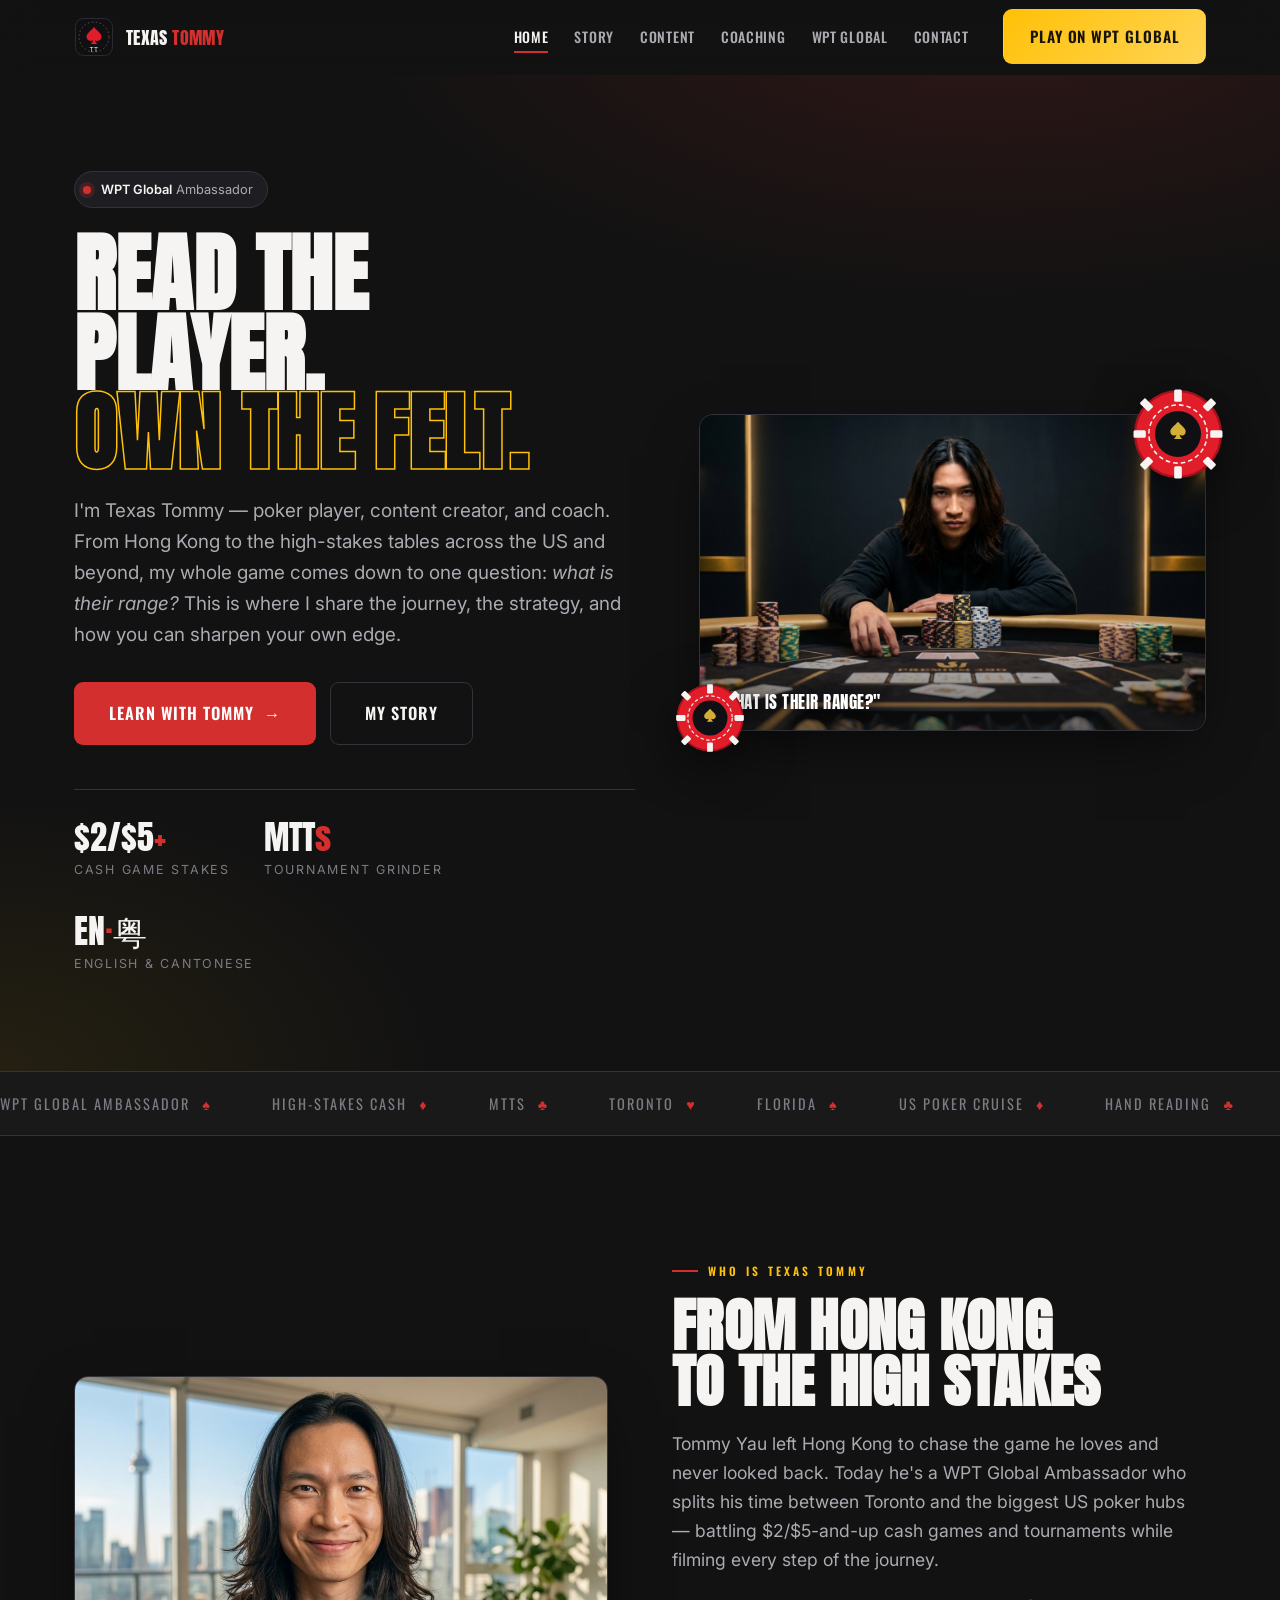
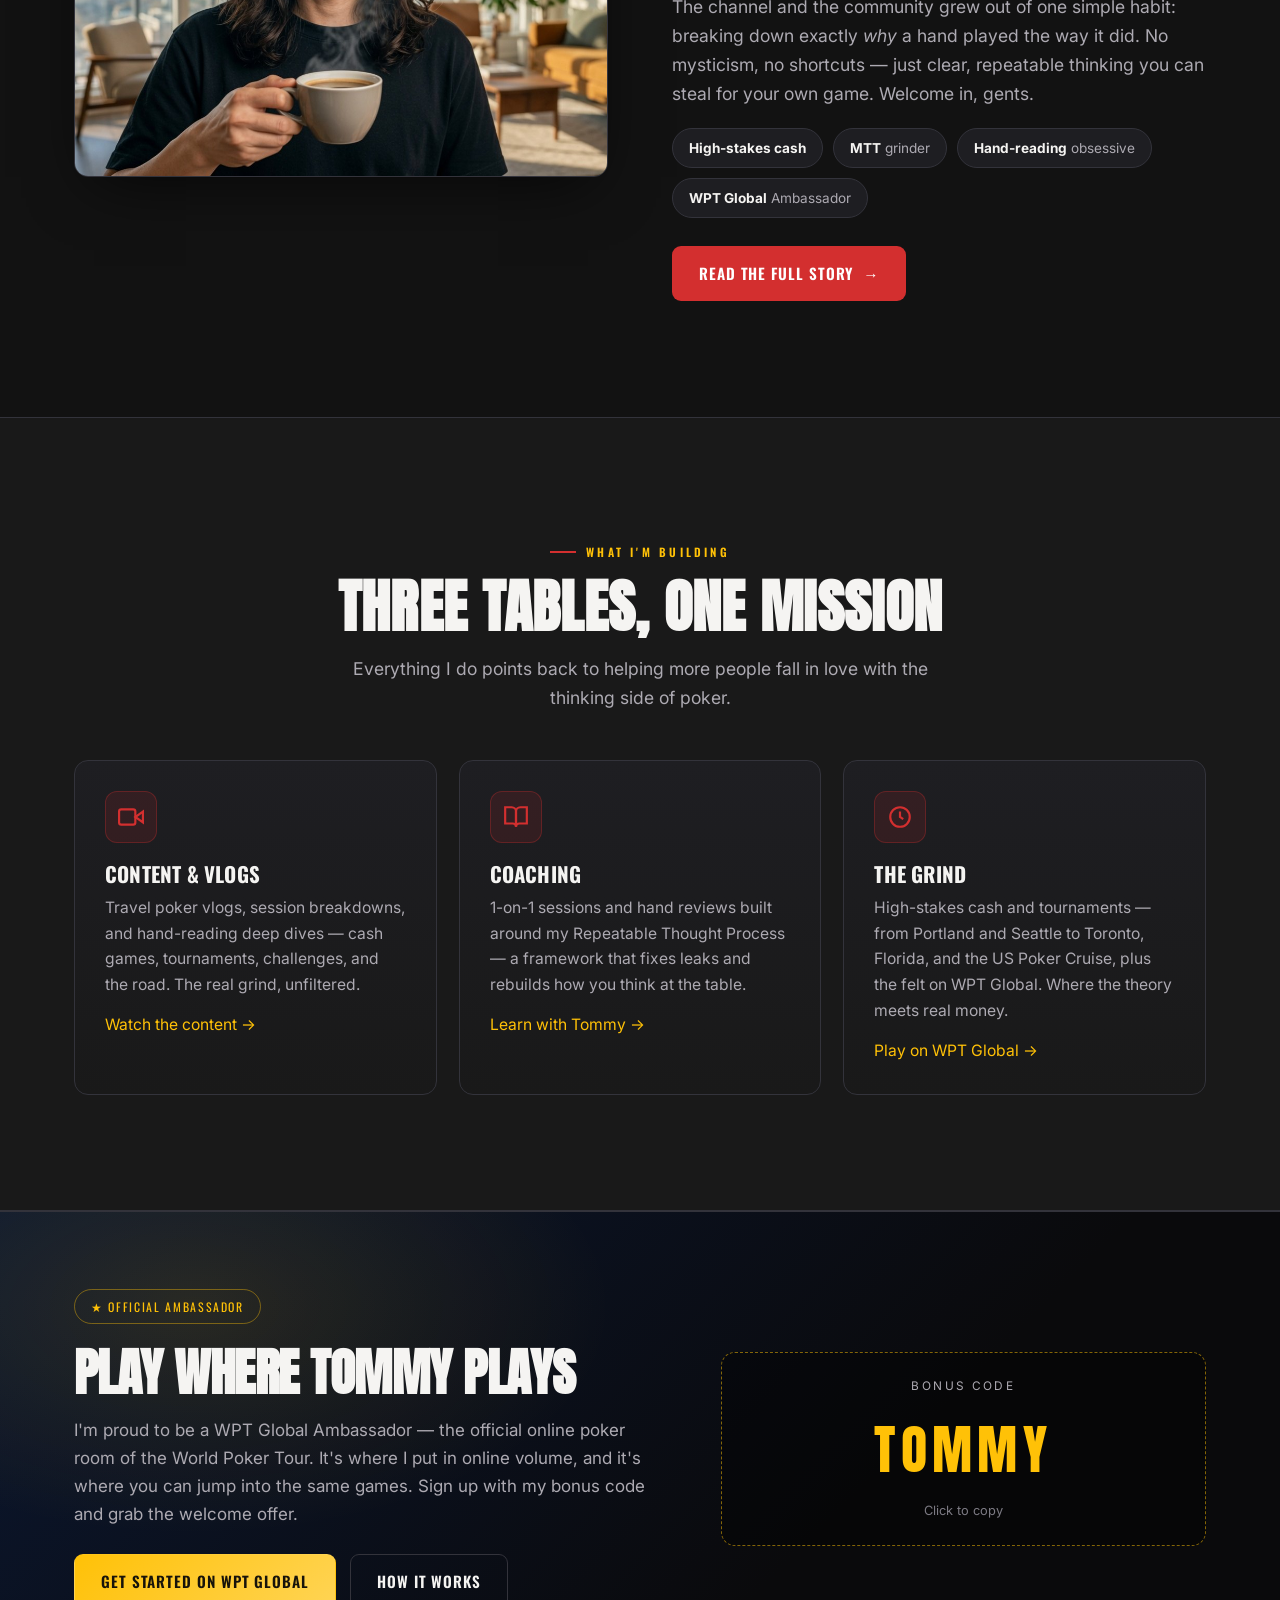
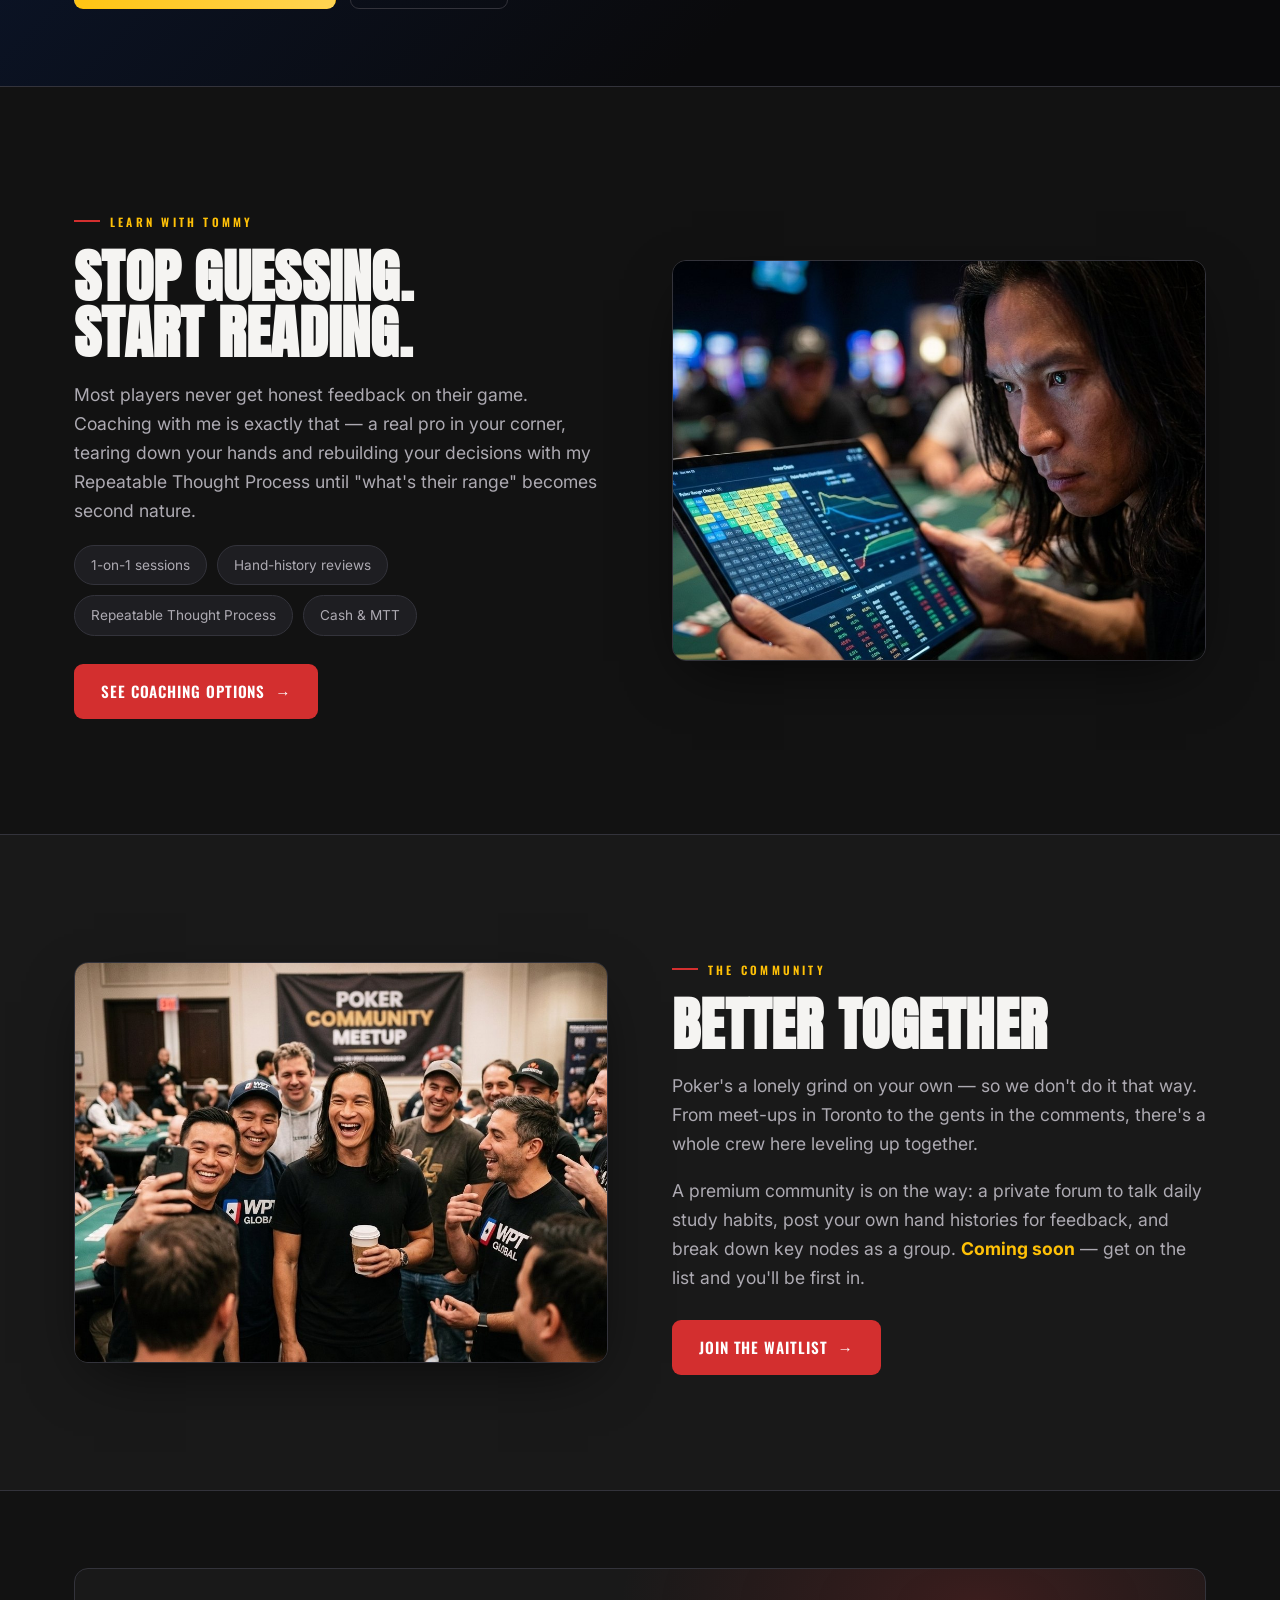
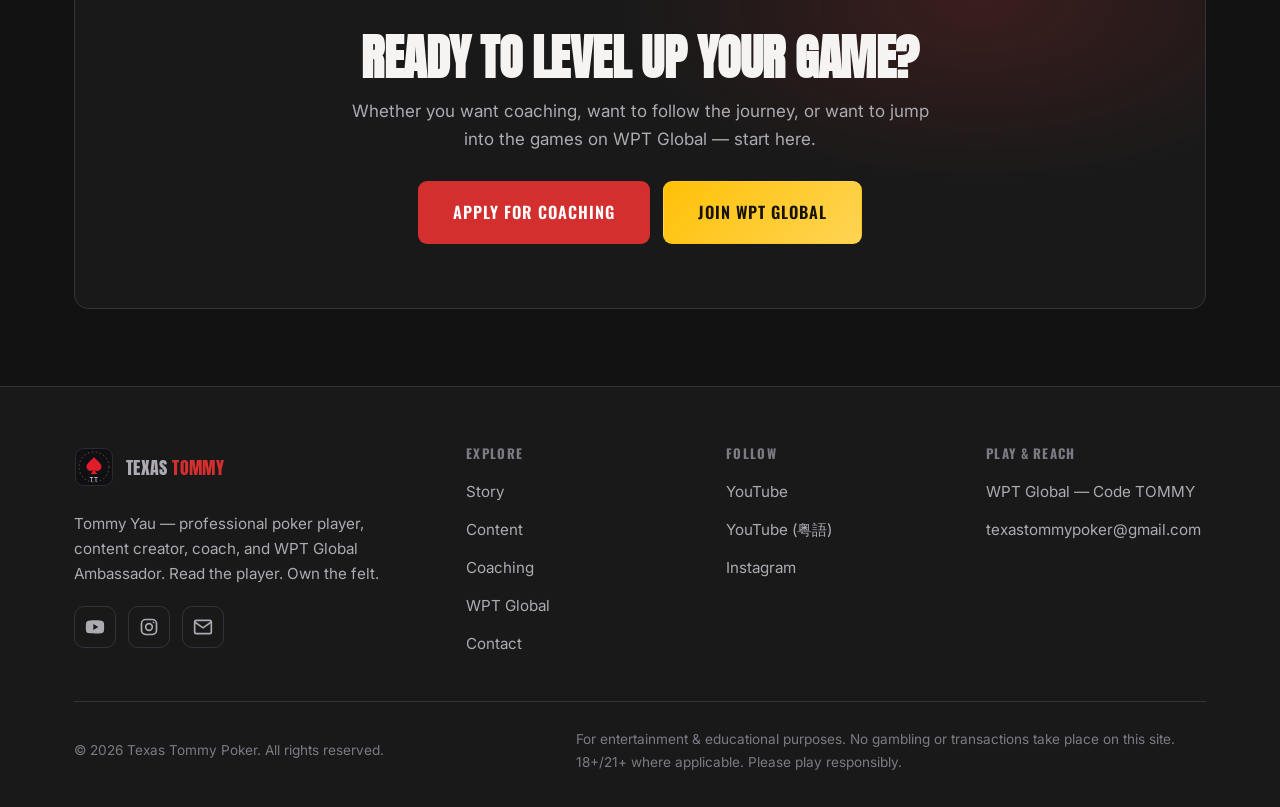
<file: index.html>
<!DOCTYPE html>
<html lang="en">
<head>
  <meta charset="UTF-8" />
  <meta name="viewport" content="width=device-width, initial-scale=1.0" />
  <title>Texas Tommy Poker — Tommy Yau · Pro Player · Coach · WPT Global Ambassador</title>
  <meta name="description" content="The official home of Texas Tommy (Tommy Yau) — professional poker player, content creator, coach, and WPT Global Ambassador. From Hong Kong to the high-stakes tables. His story, his content, and how to learn from him." />
  <meta name="theme-color" content="#121212" />
  <link rel="icon" href="assets/img/favicon.svg" type="image/svg+xml" />
  <link rel="canonical" href="https://texastommypoker.com/" />

  <!-- Open Graph -->
  <meta property="og:type" content="website" />
  <meta property="og:title" content="Texas Tommy Poker — Pro Player · Coach · WPT Global Ambassador" />
  <meta property="og:description" content="From Hong Kong to the high-stakes tables. Tommy Yau's story, content, and coaching." />
  <meta property="og:image" content="https://texastommypoker.com/assets/img/tommy-range.png" />
  <meta property="og:url" content="https://texastommypoker.com/" />

  <link rel="preconnect" href="https://fonts.googleapis.com" />
  <link rel="preconnect" href="https://fonts.gstatic.com" crossorigin />
  <link href="https://fonts.googleapis.com/css2?family=Anton&family=Inter:wght@400;500;600;700&family=Oswald:wght@400;500;600;700&display=swap" rel="stylesheet" />
  <script>document.documentElement.className+=" js";</script>
  <link rel="stylesheet" href="assets/css/styles.css" />
</head>
<body>
  <!-- ===================== NAV ===================== -->
  <header class="nav" id="top">
    <div class="container nav__inner">
      <a class="brand" href="index.html" aria-label="Texas Tommy Poker home">
        <img class="brand__mark" src="assets/img/logo.svg" alt="" />
        <span class="brand__name">Texas <span>Tommy</span></span>
      </a>
      <nav aria-label="Primary">
        <ul class="nav__links">
          <li><a class="nav__link" href="index.html" aria-current="page">Home</a></li>
          <li><a class="nav__link" href="story.html">Story</a></li>
          <li><a class="nav__link" href="content.html">Content</a></li>
          <li><a class="nav__link" href="coaching.html">Coaching</a></li>
          <li><a class="nav__link" href="wpt-global.html">WPT Global</a></li>
          <li><a class="nav__link" href="contact.html">Contact</a></li>
          <li class="nav__cta"><a class="btn btn--gold" href="wpt-global.html">Play on WPT Global</a></li>
        </ul>
      </nav>
      <button class="nav__toggle" aria-label="Toggle menu" aria-expanded="false">
        <span></span><span></span><span></span>
      </button>
    </div>
  </header>

  <main>
    <!-- ===================== HERO ===================== -->
    <section class="hero">
      <div class="container hero__grid">
        <div class="hero__content reveal">
          <div class="hero__badge">
            <span class="dot" aria-hidden="true"></span>
            <span><b>WPT Global</b> Ambassador</span>
          </div>
          <h1 class="hero__title">
            Read the player.<br />
            <span class="stroke">Own the felt.</span>
          </h1>
          <p class="hero__lead">
            I'm Texas Tommy — poker player, content creator, and coach. From Hong
            Kong to the high-stakes tables across the US and beyond, my whole game
            comes down to one question: <em>what is their range?</em> This is where
            I share the journey, the strategy, and how you can sharpen your own edge.
          </p>
          <div class="hero__cta">
            <a class="btn btn--lg" href="coaching.html">
              Learn With Tommy <span class="btn__arrow" aria-hidden="true">→</span>
            </a>
            <a class="btn btn--ghost btn--lg" href="story.html">My Story</a>
          </div>

          <!-- EDIT ME: fine-tune these to Tommy's preferred figures -->
          <div class="hero__stats">
            <div class="stat">
              <div class="stat__num">$2/$5<span>+</span></div>
              <div class="stat__label">Cash game stakes</div>
            </div>
            <div class="stat">
              <div class="stat__num">MTT<span>s</span></div>
              <div class="stat__label">Tournament grinder</div>
            </div>
            <div class="stat">
              <div class="stat__num">EN<span>·</span>粤</div>
              <div class="stat__label">English &amp; Cantonese</div>
            </div>
          </div>
        </div>

        <div class="hero__media reveal">
          <div class="hero__frame">
            <img src="assets/img/hero-poker.jpg" alt="Texas Tommy at a high-stakes poker table" fetchpriority="high" />
            <span class="hero__tag">"What is their range?"</span>
          </div>
          <img class="hero__chip hero__chip--1" src="assets/img/chip.svg" alt="" />
          <img class="hero__chip hero__chip--2" src="assets/img/chip.svg" alt="" />
        </div>
      </div>
    </section>

    <!-- ===================== STRIP ===================== -->
    <div class="strip" aria-hidden="true">
      <div class="strip__track">
        <span class="strip__item">WPT Global Ambassador <span class="sep">♠</span></span>
        <span class="strip__item">High-Stakes Cash <span class="sep">♦</span></span>
        <span class="strip__item">MTTs <span class="sep">♣</span></span>
        <span class="strip__item">Toronto <span class="sep">♥</span></span>
        <span class="strip__item">Florida <span class="sep">♠</span></span>
        <span class="strip__item">US Poker Cruise <span class="sep">♦</span></span>
        <span class="strip__item">Hand Reading <span class="sep">♣</span></span>
        <span class="strip__item">Coaching <span class="sep">♥</span></span>
        <!-- duplicate for seamless loop -->
        <span class="strip__item">WPT Global Ambassador <span class="sep">♠</span></span>
        <span class="strip__item">High-Stakes Cash <span class="sep">♦</span></span>
        <span class="strip__item">MTTs <span class="sep">♣</span></span>
        <span class="strip__item">Toronto <span class="sep">♥</span></span>
        <span class="strip__item">Florida <span class="sep">♠</span></span>
        <span class="strip__item">US Poker Cruise <span class="sep">♦</span></span>
        <span class="strip__item">Hand Reading <span class="sep">♣</span></span>
        <span class="strip__item">Coaching <span class="sep">♥</span></span>
      </div>
    </div>

    <!-- ===================== INTRO / WHO ===================== -->
    <section class="section">
      <div class="container split">
        <div class="split__media reveal">
          <img src="assets/img/toronto-coffee.jpg" alt="Texas Tommy in Toronto" />
        </div>
        <div class="split__body reveal">
          <span class="eyebrow">Who is Texas Tommy</span>
          <h2 class="section-title">From Hong Kong<br />to the high stakes</h2>
          <p class="section-lead">
            Tommy Yau left Hong Kong to chase the game he loves and never looked
            back. Today he's a WPT Global Ambassador who splits his time between
            Toronto and the biggest US poker hubs — battling $2/$5-and-up cash
            games and tournaments while filming every step of the journey.
          </p>
          <p class="section-lead">
            The channel and the community grew out of one simple habit: breaking
            down exactly <em>why</em> a hand played the way it did. No mysticism,
            no shortcuts — just clear, repeatable thinking you can steal for your
            own game. Welcome in, gents.
          </p>
          <ul class="pills">
            <li><b>High-stakes cash</b></li>
            <li><b>MTT</b> grinder</li>
            <li><b>Hand-reading</b> obsessive</li>
            <li><b>WPT Global</b> Ambassador</li>
          </ul>
          <div style="margin-top: 28px;">
            <a class="btn" href="story.html">Read the full story <span class="btn__arrow" aria-hidden="true">→</span></a>
          </div>
        </div>
      </div>
    </section>

    <!-- ===================== WHAT TOMMY DOES ===================== -->
    <section class="section" style="background: var(--ink); border-block: 1px solid var(--line);">
      <div class="container">
        <div class="reveal" style="text-align:center; max-width: 640px; margin: 0 auto 48px;">
          <span class="eyebrow" style="justify-content:center;">What I'm building</span>
          <h2 class="section-title">Three tables, one mission</h2>
          <p class="section-lead" style="margin-inline:auto;">
            Everything I do points back to helping more people fall in love with
            the thinking side of poker.
          </p>
        </div>
        <div class="grid grid--3">
          <article class="card reveal">
            <div class="card__icon" aria-hidden="true">
              <svg width="26" height="26" viewBox="0 0 24 24" fill="none" stroke="currentColor" stroke-width="2"><path d="M23 7l-7 5 7 5V7z"/><rect x="1" y="5" width="15" height="14" rx="2"/></svg>
            </div>
            <h3>Content &amp; Vlogs</h3>
            <p>
              Travel poker vlogs, session breakdowns, and hand-reading deep dives —
              cash games, tournaments, challenges, and the road. The real grind,
              unfiltered.
            </p>
            <p style="margin-top:14px;"><a href="content.html" class="text-gold">Watch the content →</a></p>
          </article>
          <article class="card reveal">
            <div class="card__icon" aria-hidden="true">
              <svg width="26" height="26" viewBox="0 0 24 24" fill="none" stroke="currentColor" stroke-width="2"><path d="M2 3h6a4 4 0 0 1 4 4v14a3 3 0 0 0-3-3H2z"/><path d="M22 3h-6a4 4 0 0 0-4 4v14a3 3 0 0 1 3-3h7z"/></svg>
            </div>
            <h3>Coaching</h3>
            <p>
              1-on-1 sessions and hand reviews built around my Repeatable Thought
              Process — a framework that fixes leaks and rebuilds how you think at
              the table.
            </p>
            <p style="margin-top:14px;"><a href="coaching.html" class="text-gold">Learn with Tommy →</a></p>
          </article>
          <article class="card reveal">
            <div class="card__icon" aria-hidden="true">
              <svg width="26" height="26" viewBox="0 0 24 24" fill="none" stroke="currentColor" stroke-width="2"><circle cx="12" cy="12" r="9"/><path d="M12 7v5l3 2"/></svg>
            </div>
            <h3>The Grind</h3>
            <p>
              High-stakes cash and tournaments — from Portland and Seattle to
              Toronto, Florida, and the US Poker Cruise, plus the felt on WPT
              Global. Where the theory meets real money.
            </p>
            <p style="margin-top:14px;"><a href="wpt-global.html" class="text-gold">Play on WPT Global →</a></p>
          </article>
        </div>
      </div>
    </section>

    <!-- ===================== WPT GLOBAL BAND ===================== -->
    <section class="wpt section--tight">
      <div class="container wpt__inner">
        <div class="reveal">
          <span class="wpt__badge">★ Official Ambassador</span>
          <h2>Play where Tommy plays</h2>
          <p>
            I'm proud to be a WPT Global Ambassador — the official online poker
            room of the World Poker Tour. It's where I put in online volume, and
            it's where you can jump into the same games. Sign up with my bonus code
            and grab the welcome offer.
          </p>
          <div style="margin-top: 26px; display:flex; gap:14px; flex-wrap:wrap;">
            <a class="btn btn--gold" href="wpt-global.html">Get Started on WPT Global</a>
            <a class="btn btn--ghost" href="wpt-global.html">How it works</a>
          </div>
        </div>
        <div class="wpt__code reveal">
          <div class="label">Bonus code</div>
          <div class="code" data-copy="TOMMY" title="Click to copy">TOMMY</div>
          <div class="hint">Click to copy</div>
        </div>
      </div>
    </section>

    <!-- ===================== COACHING TEASER ===================== -->
    <section class="section">
      <div class="container split split--reverse">
        <div class="split__media reveal">
          <img src="assets/img/studying-range.jpg" alt="Texas Tommy studying a range chart at the table" />
        </div>
        <div class="split__body reveal">
          <span class="eyebrow">Learn with Tommy</span>
          <h2 class="section-title">Stop guessing.<br />Start reading.</h2>
          <p class="section-lead">
            Most players never get honest feedback on their game. Coaching with me
            is exactly that — a real pro in your corner, tearing down your hands
            and rebuilding your decisions with my Repeatable Thought Process until
            "what's their range" becomes second nature.
          </p>
          <ul class="pills">
            <li>1-on-1 sessions</li>
            <li>Hand-history reviews</li>
            <li>Repeatable Thought Process</li>
            <li>Cash &amp; MTT</li>
          </ul>
          <div style="margin-top: 28px;">
            <a class="btn" href="coaching.html">See coaching options <span class="btn__arrow" aria-hidden="true">→</span></a>
          </div>
        </div>
      </div>
    </section>

    <!-- ===================== COMMUNITY ===================== -->
    <section class="section" style="background: var(--ink); border-block: 1px solid var(--line);">
      <div class="container split">
        <div class="split__media reveal">
          <img src="assets/img/community-meetup.jpg" alt="Texas Tommy poker community meet-up" />
        </div>
        <div class="split__body reveal">
          <span class="eyebrow">The Community</span>
          <h2 class="section-title">Better together</h2>
          <p class="section-lead">
            Poker's a lonely grind on your own — so we don't do it that way. From
            meet-ups in Toronto to the gents in the comments, there's a whole crew
            here leveling up together.
          </p>
          <p class="section-lead">
            A premium community is on the way: a private forum to talk daily study
            habits, post your own hand histories for feedback, and break down key
            nodes as a group. <b class="text-gold">Coming soon</b> — get on the list
            and you'll be first in.
          </p>
          <div style="margin-top: 28px;">
            <a class="btn" href="contact.html">Join the waitlist <span class="btn__arrow" aria-hidden="true">→</span></a>
          </div>
        </div>
      </div>
    </section>

    <!-- ===================== FINAL CTA ===================== -->
    <section class="section section--tight">
      <div class="container">
        <div class="cta-band reveal">
          <h2>Ready to level up your game?</h2>
          <p>
            Whether you want coaching, want to follow the journey, or want to jump
            into the games on WPT Global — start here.
          </p>
          <div class="cta-band__actions">
            <a class="btn btn--lg" href="coaching.html">Apply for Coaching</a>
            <a class="btn btn--gold btn--lg" href="wpt-global.html">Join WPT Global</a>
          </div>
        </div>
      </div>
    </section>
  </main>

  <!-- ===================== FOOTER ===================== -->
  <footer class="footer">
    <div class="container">
      <div class="footer__grid">
        <div class="footer__brand">
          <a class="brand" href="index.html">
            <img class="brand__mark" src="assets/img/logo.svg" alt="" />
            <span class="brand__name">Texas <span>Tommy</span></span>
          </a>
          <p>
            Tommy Yau — professional poker player, content creator, coach, and WPT
            Global Ambassador. Read the player. Own the felt.
          </p>
          <div class="socials">
            <a href="https://youtube.com/@texas_tommy" target="_blank" rel="noopener" aria-label="YouTube">
              <svg width="20" height="20" viewBox="0 0 24 24" fill="currentColor"><path d="M23 12s0-3.6-.5-5.3a2.8 2.8 0 0 0-2-2C18.8 4 12 4 12 4s-6.8 0-8.5.7a2.8 2.8 0 0 0-2 2C1 8.4 1 12 1 12s0 3.6.5 5.3a2.8 2.8 0 0 0 2 2C5.2 20 12 20 12 20s6.8 0 8.5-.7a2.8 2.8 0 0 0 2-2C23 15.6 23 12 23 12zM10 15.5v-7l6 3.5-6 3.5z"/></svg>
            </a>
            <a href="https://www.instagram.com/texas_tommyy" target="_blank" rel="noopener" aria-label="Instagram">
              <svg width="20" height="20" viewBox="0 0 24 24" fill="none" stroke="currentColor" stroke-width="2"><rect x="3" y="3" width="18" height="18" rx="5"/><circle cx="12" cy="12" r="4"/><circle cx="17.5" cy="6.5" r="1" fill="currentColor" stroke="none"/></svg>
            </a>
            <a href="mailto:texastommypoker@gmail.com" aria-label="Email">
              <svg width="20" height="20" viewBox="0 0 24 24" fill="none" stroke="currentColor" stroke-width="2"><rect x="2" y="4" width="20" height="16" rx="2"/><path d="M2 6l10 7L22 6"/></svg>
            </a>
          </div>
        </div>
        <div>
          <h4>Explore</h4>
          <ul>
            <li><a href="story.html">Story</a></li>
            <li><a href="content.html">Content</a></li>
            <li><a href="coaching.html">Coaching</a></li>
            <li><a href="wpt-global.html">WPT Global</a></li>
            <li><a href="contact.html">Contact</a></li>
          </ul>
        </div>
        <div>
          <h4>Follow</h4>
          <ul>
            <li><a href="https://youtube.com/@texas_tommy" target="_blank" rel="noopener">YouTube</a></li>
            <li><a href="https://youtube.com/@texas_tommy_cn" target="_blank" rel="noopener">YouTube (粤語)</a></li>
            <li><a href="https://www.instagram.com/texas_tommyy" target="_blank" rel="noopener">Instagram</a></li>
          </ul>
        </div>
        <div>
          <h4>Play &amp; Reach</h4>
          <ul>
            <li><a href="wpt-global.html">WPT Global — Code TOMMY</a></li>
            <li><a href="mailto:texastommypoker@gmail.com">texastommypoker@gmail.com</a></li>
          </ul>
        </div>
      </div>
      <div class="footer__bottom">
        <span>© <span data-year>2026</span> Texas Tommy Poker. All rights reserved.</span>
        <span class="footer__legal">
          For entertainment &amp; educational purposes. No gambling or transactions
          take place on this site. 18+/21+ where applicable. Please play responsibly.
        </span>
      </div>
    </div>
  </footer>

  <script src="assets/js/main.js" defer></script>
</body>
</html>
</file>
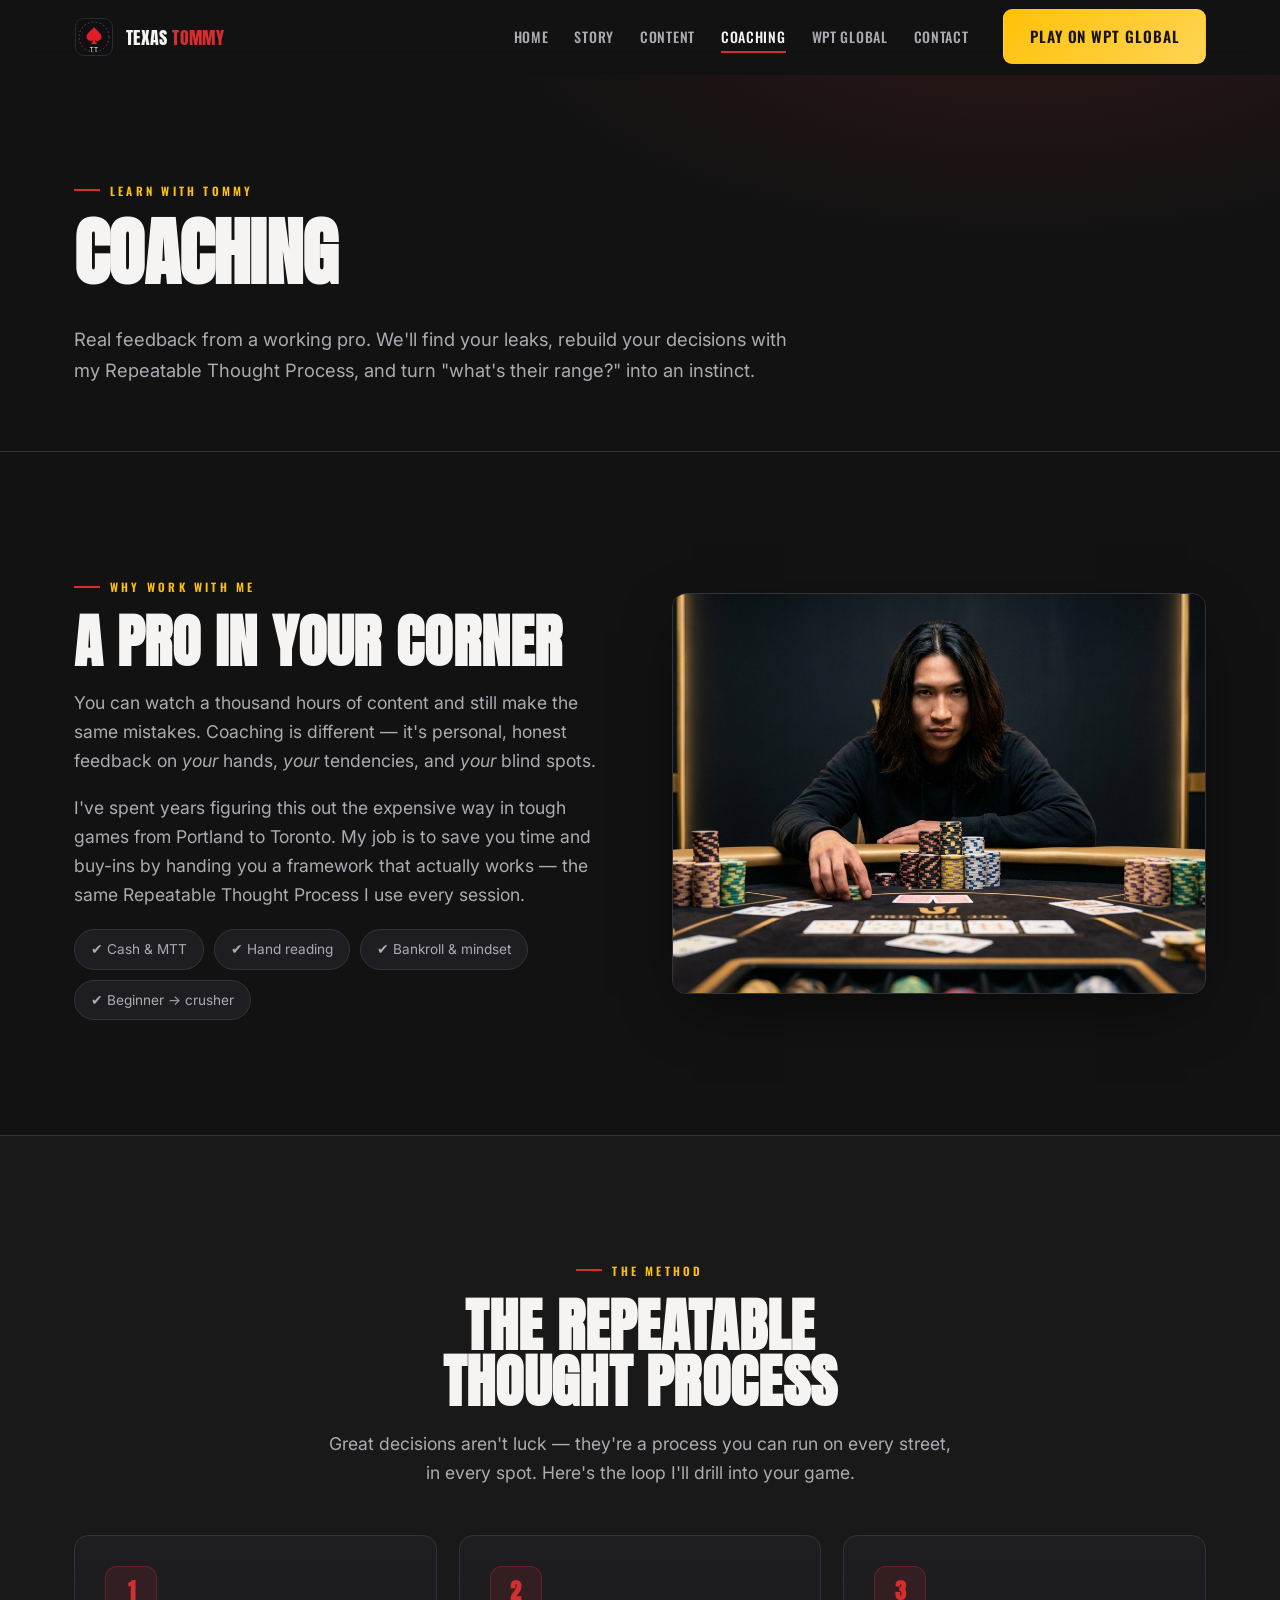
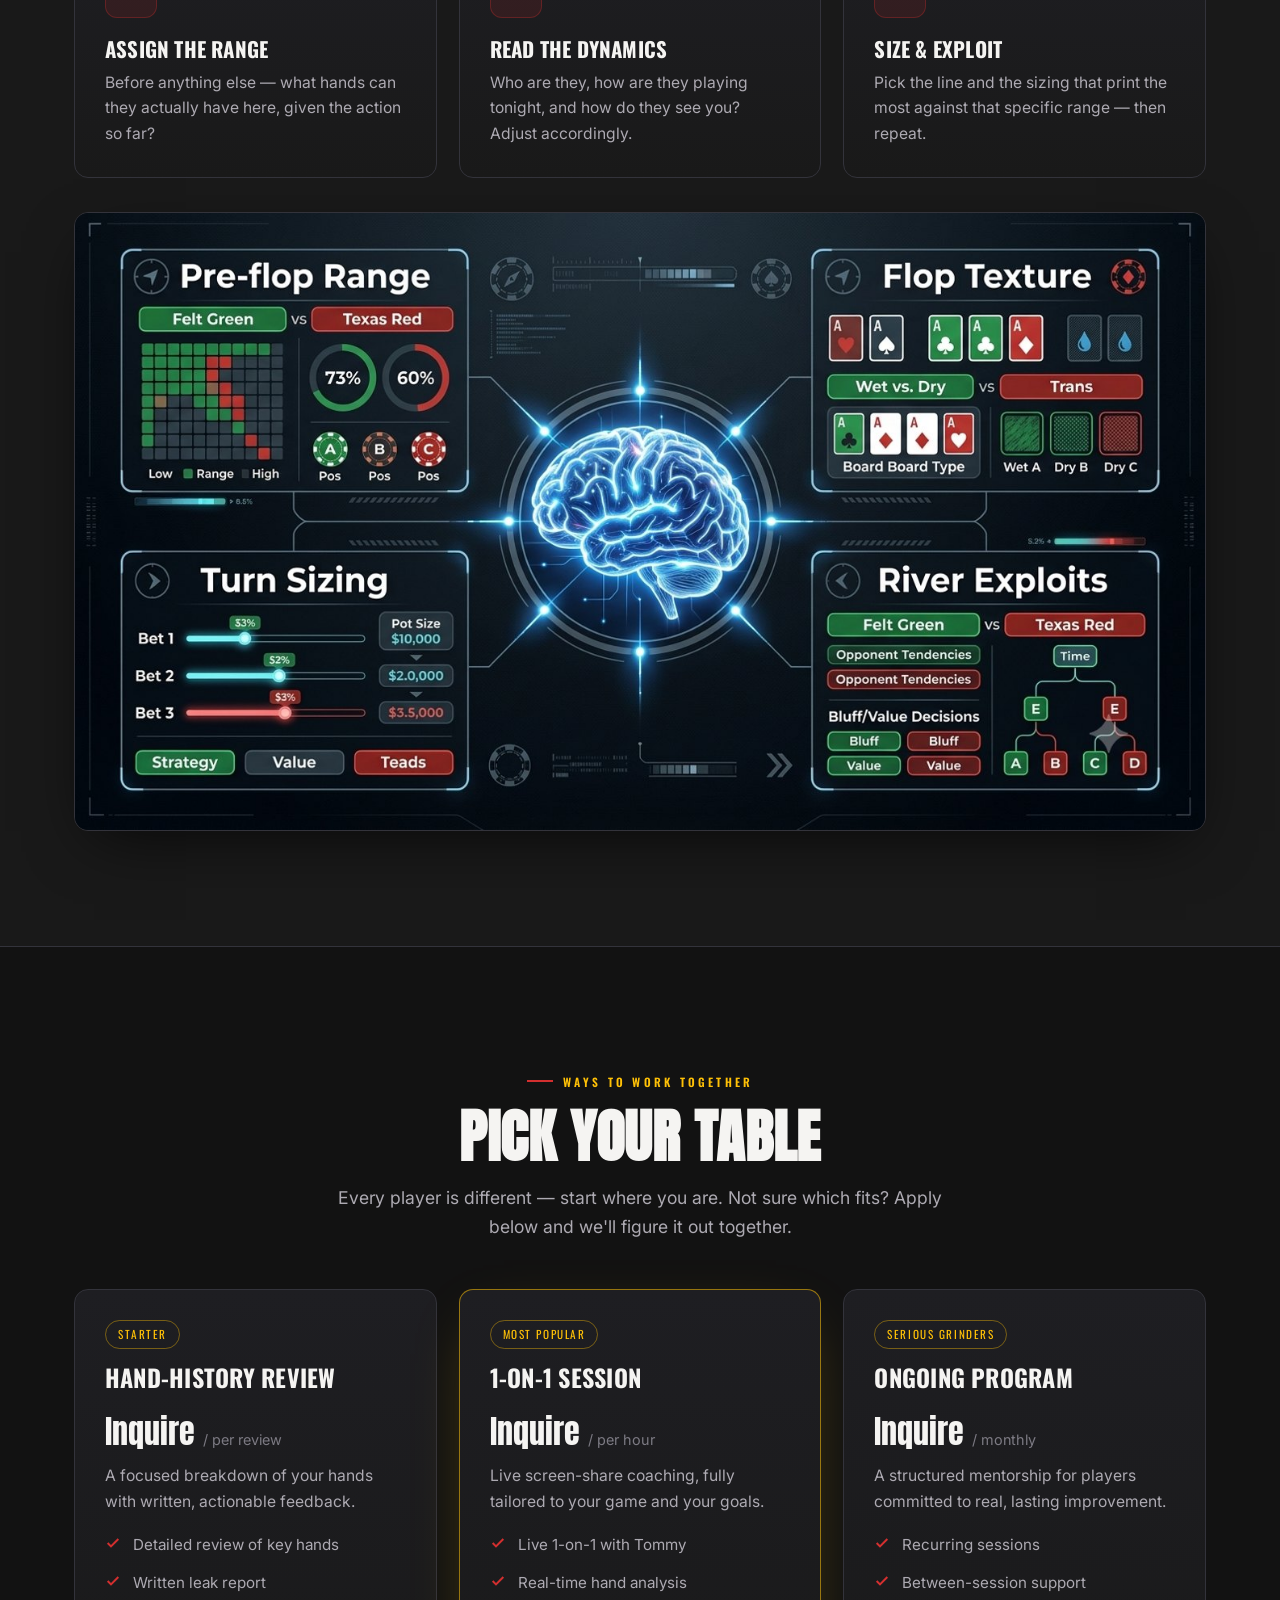
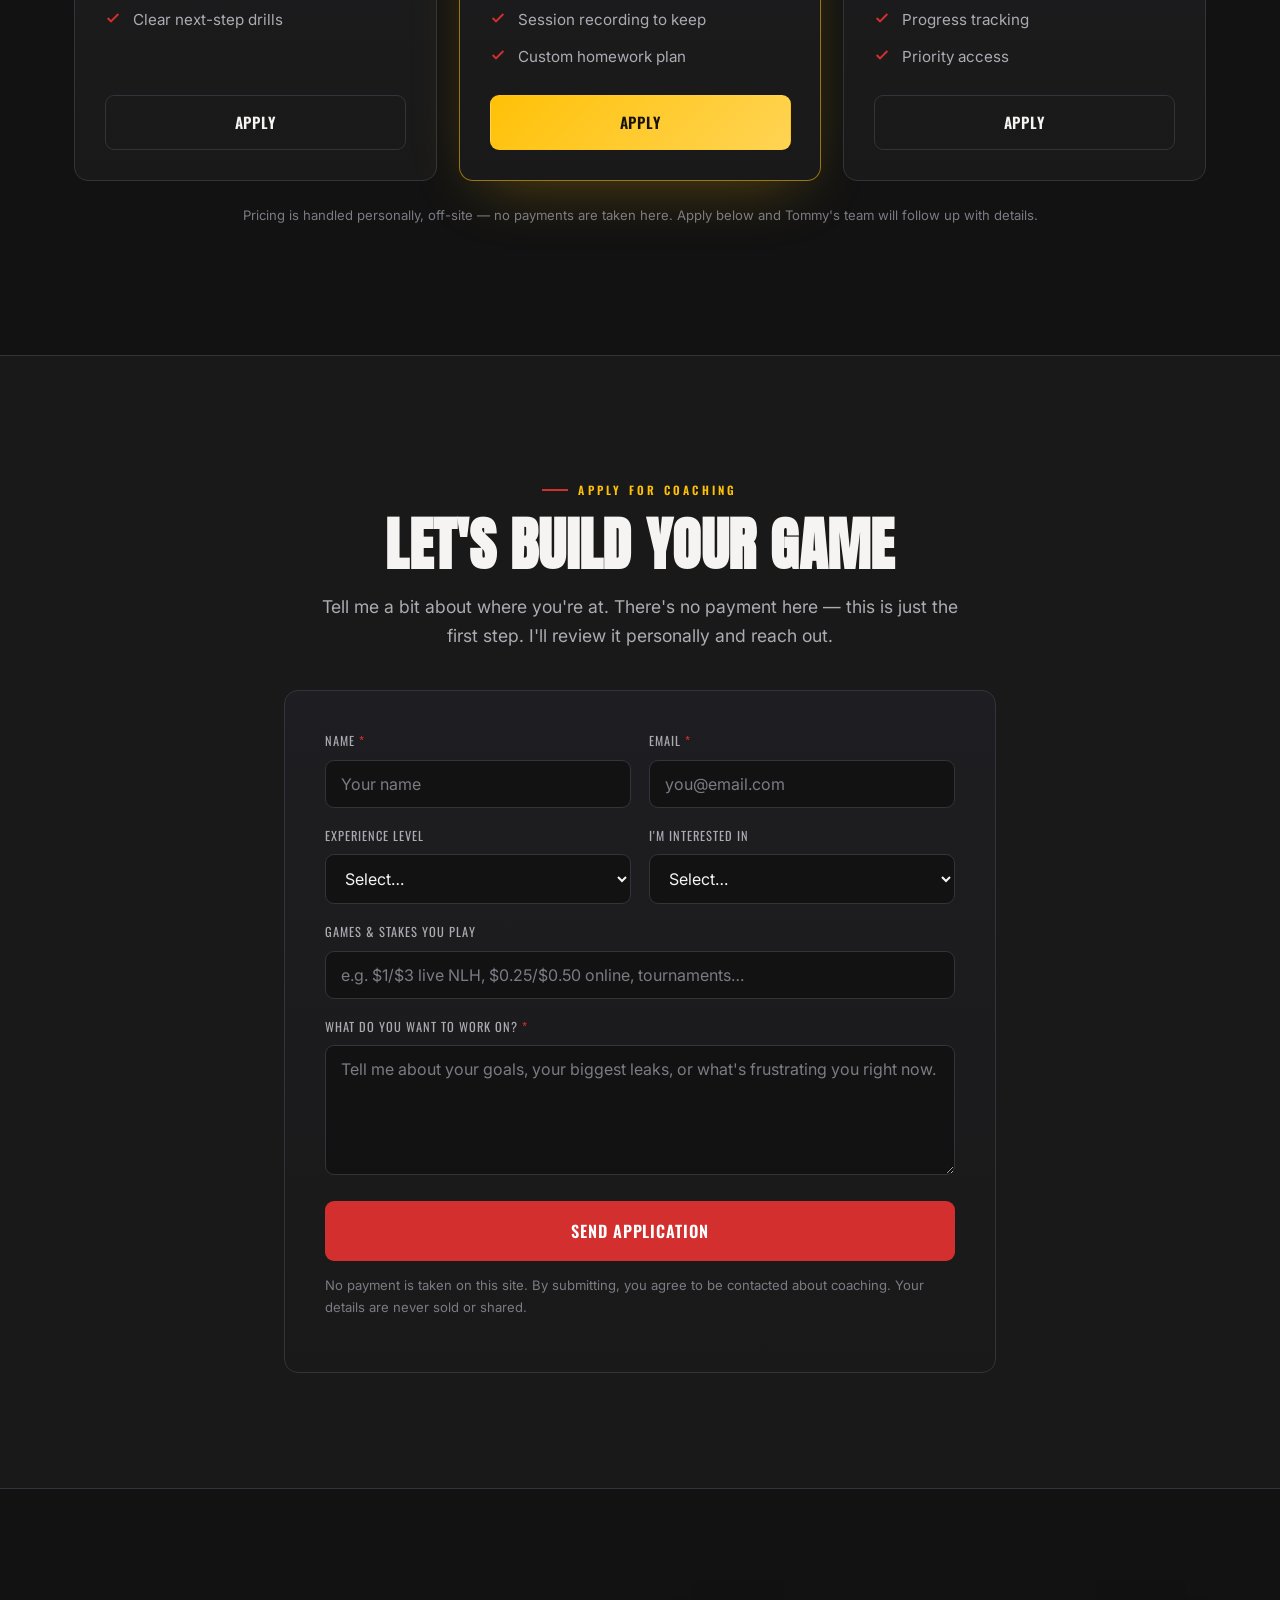
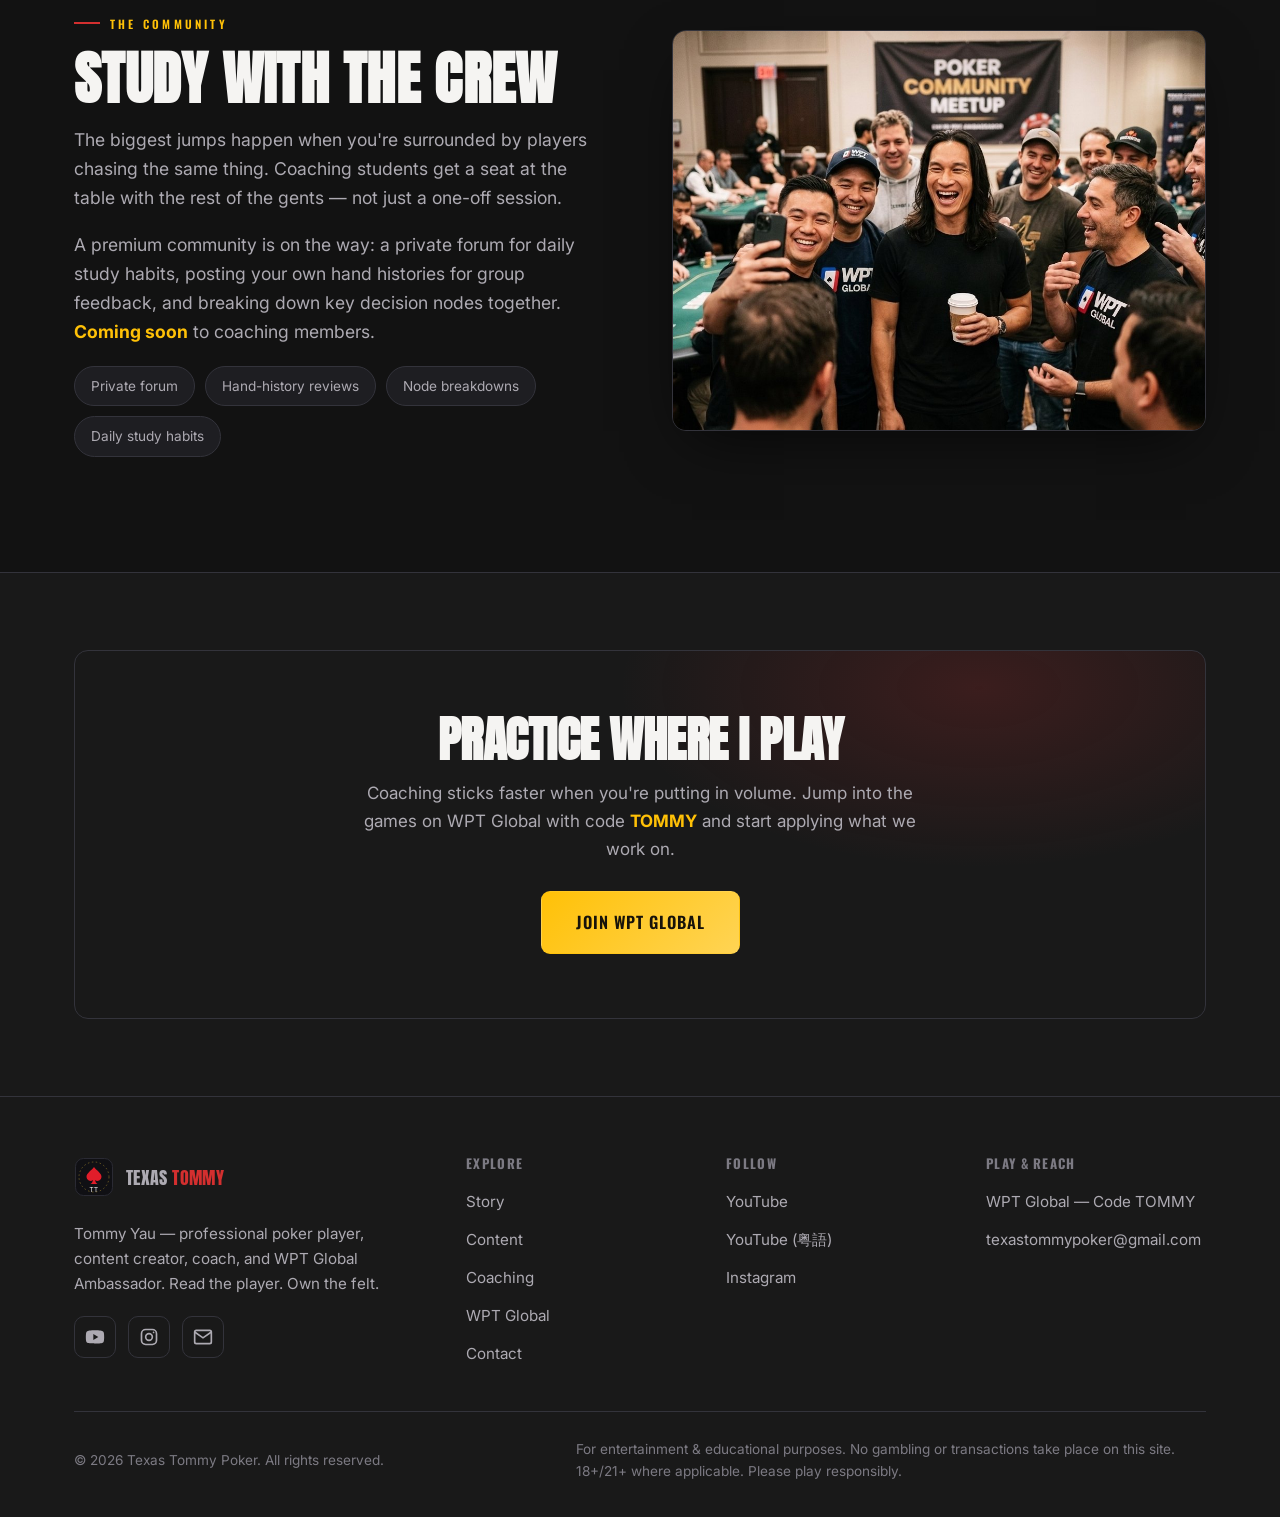
<file: coaching.html>
<!DOCTYPE html>
<html lang="en">
<head>
  <meta charset="UTF-8" />
  <meta name="viewport" content="width=device-width, initial-scale=1.0" />
  <title>Coaching — Learn With Texas Tommy</title>
  <meta name="description" content="1-on-1 poker coaching, hand-history reviews, and structured programs with WPT Global Ambassador Texas Tommy (Tommy Yau). Built on the Repeatable Thought Process. Apply below." />
  <meta name="theme-color" content="#121212" />
  <link rel="icon" href="assets/img/favicon.svg" type="image/svg+xml" />
  <link rel="canonical" href="https://texastommypoker.com/coaching.html" />
  <meta property="og:title" content="Coaching — Learn With Texas Tommy" />
  <meta property="og:description" content="Stop guessing. Start reading. Poker coaching with a WPT Global Ambassador." />
  <meta property="og:image" content="https://texastommypoker.com/assets/img/tommy-range.png" />
  <meta property="og:url" content="https://texastommypoker.com/coaching.html" />
  <link rel="preconnect" href="https://fonts.googleapis.com" />
  <link rel="preconnect" href="https://fonts.gstatic.com" crossorigin />
  <link href="https://fonts.googleapis.com/css2?family=Anton&family=Inter:wght@400;500;600;700&family=Oswald:wght@400;500;600;700&display=swap" rel="stylesheet" />
  <script>document.documentElement.className+=" js";</script>
  <link rel="stylesheet" href="assets/css/styles.css" />
</head>
<body>
  <!-- ===================== NAV ===================== -->
  <header class="nav" id="top">
    <div class="container nav__inner">
      <a class="brand" href="index.html" aria-label="Texas Tommy Poker home">
        <img class="brand__mark" src="assets/img/logo.svg" alt="" />
        <span class="brand__name">Texas <span>Tommy</span></span>
      </a>
      <nav aria-label="Primary">
        <ul class="nav__links">
          <li><a class="nav__link" href="index.html">Home</a></li>
          <li><a class="nav__link" href="story.html">Story</a></li>
          <li><a class="nav__link" href="content.html">Content</a></li>
          <li><a class="nav__link" href="coaching.html" aria-current="page">Coaching</a></li>
          <li><a class="nav__link" href="wpt-global.html">WPT Global</a></li>
          <li><a class="nav__link" href="contact.html">Contact</a></li>
          <li class="nav__cta"><a class="btn btn--gold" href="wpt-global.html">Play on WPT Global</a></li>
        </ul>
      </nav>
      <button class="nav__toggle" aria-label="Toggle menu" aria-expanded="false">
        <span></span><span></span><span></span>
      </button>
    </div>
  </header>

  <main>
    <!-- ===================== PAGE HEAD ===================== -->
    <section class="page-head">
      <div class="container">
        <span class="eyebrow reveal">Learn With Tommy</span>
        <h1 class="reveal">Coaching</h1>
        <p class="reveal">
          Real feedback from a working pro. We'll find your leaks, rebuild your
          decisions with my Repeatable Thought Process, and turn "what's their
          range?" into an instinct.
        </p>
      </div>
    </section>

    <!-- ===================== WHY COACH WITH TOMMY ===================== -->
    <section class="section">
      <div class="container split">
        <div class="split__body reveal">
          <span class="eyebrow">Why work with me</span>
          <h2 class="section-title">A pro in your corner</h2>
          <p class="section-lead">
            You can watch a thousand hours of content and still make the same
            mistakes. Coaching is different — it's personal, honest feedback on
            <em>your</em> hands, <em>your</em> tendencies, and <em>your</em>
            blind spots.
          </p>
          <p class="section-lead">
            I've spent years figuring this out the expensive way in tough games
            from Portland to Toronto. My job is to save you time and buy-ins by
            handing you a framework that actually works — the same Repeatable
            Thought Process I use every session.
          </p>
          <ul class="pills">
            <li>✔ Cash &amp; MTT</li>
            <li>✔ Hand reading</li>
            <li>✔ Bankroll &amp; mindset</li>
            <li>✔ Beginner → crusher</li>
          </ul>
        </div>
        <div class="split__media reveal">
          <img src="assets/img/hero-poker.jpg" alt="Texas Tommy breaking down a hand" />
        </div>
      </div>
    </section>

    <!-- ===================== FRAMEWORK ===================== -->
    <section class="section" style="background: var(--ink); border-block: 1px solid var(--line);">
      <div class="container">
        <div class="reveal" style="text-align:center; max-width: 640px; margin: 0 auto 48px;">
          <span class="eyebrow" style="justify-content:center;">The method</span>
          <h2 class="section-title">The Repeatable<br />Thought Process</h2>
          <p class="section-lead" style="margin-inline:auto;">
            Great decisions aren't luck — they're a process you can run on every
            street, in every spot. Here's the loop I'll drill into your game.
          </p>
        </div>
        <div class="grid grid--3">
          <article class="card reveal">
            <div class="card__icon" aria-hidden="true"><b style="font-family: var(--font-display); font-size: 1.4rem;">1</b></div>
            <h3>Assign the range</h3>
            <p>Before anything else — what hands can they actually have here, given the action so far?</p>
          </article>
          <article class="card reveal">
            <div class="card__icon" aria-hidden="true"><b style="font-family: var(--font-display); font-size: 1.4rem;">2</b></div>
            <h3>Read the dynamics</h3>
            <p>Who are they, how are they playing tonight, and how do they see you? Adjust accordingly.</p>
          </article>
          <article class="card reveal">
            <div class="card__icon" aria-hidden="true"><b style="font-family: var(--font-display); font-size: 1.4rem;">3</b></div>
            <h3>Size &amp; exploit</h3>
            <p>Pick the line and the sizing that print the most against that specific range — then repeat.</p>
          </article>
        </div>
        <div class="reveal" style="margin-top: 34px; border-radius: var(--radius); overflow: hidden; border: 1px solid var(--line); box-shadow: var(--shadow);">
          <img src="assets/img/rtp-diagram.jpg" alt="The Repeatable Thought Process — pre-flop range, flop texture, turn sizing, river exploits" />
        </div>
      </div>
    </section>

    <!-- ===================== TIERS ===================== -->
    <section class="section">
      <div class="container">
        <div class="reveal" style="text-align:center; max-width: 620px; margin: 0 auto 48px;">
          <span class="eyebrow" style="justify-content:center;">Ways to work together</span>
          <h2 class="section-title">Pick your table</h2>
          <p class="section-lead" style="margin-inline:auto;">
            Every player is different — start where you are. Not sure which fits?
            Apply below and we'll figure it out together.
          </p>
        </div>

        <div class="grid grid--3">
          <!-- Tier 1 -->
          <article class="card tier reveal">
            <span class="tier__tag">Starter</span>
            <h3>Hand-History Review</h3>
            <div class="tier__price">Inquire <small>/ per review</small></div>
            <p style="color: var(--muted);">A focused breakdown of your hands with written, actionable feedback.</p>
            <ul>
              <li><svg width="16" height="16" viewBox="0 0 24 24" fill="none" stroke="currentColor" stroke-width="3"><path d="M20 6L9 17l-5-5"/></svg> Detailed review of key hands</li>
              <li><svg width="16" height="16" viewBox="0 0 24 24" fill="none" stroke="currentColor" stroke-width="3"><path d="M20 6L9 17l-5-5"/></svg> Written leak report</li>
              <li><svg width="16" height="16" viewBox="0 0 24 24" fill="none" stroke="currentColor" stroke-width="3"><path d="M20 6L9 17l-5-5"/></svg> Clear next-step drills</li>
            </ul>
            <a class="btn btn--ghost btn--block" href="#apply">Apply</a>
          </article>

          <!-- Tier 2 (featured) -->
          <article class="card tier tier--featured reveal">
            <span class="tier__tag">Most popular</span>
            <h3>1-on-1 Session</h3>
            <div class="tier__price">Inquire <small>/ per hour</small></div>
            <p style="color: var(--muted);">Live screen-share coaching, fully tailored to your game and your goals.</p>
            <ul>
              <li><svg width="16" height="16" viewBox="0 0 24 24" fill="none" stroke="currentColor" stroke-width="3"><path d="M20 6L9 17l-5-5"/></svg> Live 1-on-1 with Tommy</li>
              <li><svg width="16" height="16" viewBox="0 0 24 24" fill="none" stroke="currentColor" stroke-width="3"><path d="M20 6L9 17l-5-5"/></svg> Real-time hand analysis</li>
              <li><svg width="16" height="16" viewBox="0 0 24 24" fill="none" stroke="currentColor" stroke-width="3"><path d="M20 6L9 17l-5-5"/></svg> Session recording to keep</li>
              <li><svg width="16" height="16" viewBox="0 0 24 24" fill="none" stroke="currentColor" stroke-width="3"><path d="M20 6L9 17l-5-5"/></svg> Custom homework plan</li>
            </ul>
            <a class="btn btn--gold btn--block" href="#apply">Apply</a>
          </article>

          <!-- Tier 3 -->
          <article class="card tier reveal">
            <span class="tier__tag">Serious grinders</span>
            <h3>Ongoing Program</h3>
            <div class="tier__price">Inquire <small>/ monthly</small></div>
            <p style="color: var(--muted);">A structured mentorship for players committed to real, lasting improvement.</p>
            <ul>
              <li><svg width="16" height="16" viewBox="0 0 24 24" fill="none" stroke="currentColor" stroke-width="3"><path d="M20 6L9 17l-5-5"/></svg> Recurring sessions</li>
              <li><svg width="16" height="16" viewBox="0 0 24 24" fill="none" stroke="currentColor" stroke-width="3"><path d="M20 6L9 17l-5-5"/></svg> Between-session support</li>
              <li><svg width="16" height="16" viewBox="0 0 24 24" fill="none" stroke="currentColor" stroke-width="3"><path d="M20 6L9 17l-5-5"/></svg> Progress tracking</li>
              <li><svg width="16" height="16" viewBox="0 0 24 24" fill="none" stroke="currentColor" stroke-width="3"><path d="M20 6L9 17l-5-5"/></svg> Priority access</li>
            </ul>
            <a class="btn btn--ghost btn--block" href="#apply">Apply</a>
          </article>
        </div>
        <p class="form__note" style="text-align:center; margin-top: 24px;">
          Pricing is handled personally, off-site — no payments are taken here.
          Apply below and Tommy's team will follow up with details.
        </p>
      </div>
    </section>

    <!-- ===================== APPLICATION FORM ===================== -->
    <section class="section" id="apply" style="background: var(--ink); border-block: 1px solid var(--line);">
      <div class="container" style="max-width: 760px;">
        <div class="reveal" style="text-align:center; margin-bottom: 40px;">
          <span class="eyebrow" style="justify-content:center;">Apply for coaching</span>
          <h2 class="section-title">Let's build your game</h2>
          <p class="section-lead" style="margin-inline:auto;">
            Tell me a bit about where you're at. There's no payment here — this is
            just the first step. I'll review it personally and reach out.
          </p>
        </div>

        <!-- =====================================================================
             FORM SETUP: This form works out-of-the-box in demo mode (shows a
             success message). To receive real submissions, set the action to your
             Formspree endpoint (https://formspree.io) or use Netlify Forms.
             See README.md → "Wiring up the forms".
             ===================================================================== -->
        <form class="form reveal" data-form action="https://formspree.io/f/YOUR_FORM_ID" method="POST" novalidate>
          <input type="hidden" name="_subject" value="New coaching application — Texas Tommy Poker" />
          <input type="text" name="_gotcha" style="display:none" tabindex="-1" autocomplete="off" aria-hidden="true" />

          <div class="form__row">
            <div class="field">
              <label for="name">Name <span class="req">*</span></label>
              <input class="input" id="name" name="name" type="text" placeholder="Your name" required />
              <span class="field__error">This field is required.</span>
            </div>
            <div class="field">
              <label for="email">Email <span class="req">*</span></label>
              <input class="input" id="email" name="email" type="email" placeholder="you@email.com" required />
              <span class="field__error">Please enter a valid email address.</span>
            </div>
          </div>

          <div class="form__row">
            <div class="field">
              <label for="experience">Experience level</label>
              <select class="select" id="experience" name="experience">
                <option value="">Select…</option>
                <option>Just starting out</option>
                <option>Recreational / home games</option>
                <option>Regular low stakes</option>
                <option>Winning, want to move up</option>
                <option>Semi-pro / pro</option>
              </select>
            </div>
            <div class="field">
              <label for="interest">I'm interested in</label>
              <select class="select" id="interest" name="interest">
                <option value="">Select…</option>
                <option>Hand-History Review</option>
                <option>1-on-1 Session</option>
                <option>Ongoing Program</option>
                <option>Not sure yet — help me pick</option>
              </select>
            </div>
          </div>

          <div class="field">
            <label for="game">Games &amp; stakes you play</label>
            <input class="input" id="game" name="game" type="text" placeholder="e.g. $1/$3 live NLH, $0.25/$0.50 online, tournaments…" />
          </div>

          <div class="field">
            <label for="goals">What do you want to work on? <span class="req">*</span></label>
            <textarea class="textarea" id="goals" name="goals" placeholder="Tell me about your goals, your biggest leaks, or what's frustrating you right now." required></textarea>
            <span class="field__error">This field is required.</span>
          </div>

          <button class="btn btn--lg btn--block" type="submit">Send Application</button>
          <div class="form__status" role="status" aria-live="polite"></div>
          <p class="form__note">
            No payment is taken on this site. By submitting, you agree to be
            contacted about coaching. Your details are never sold or shared.
          </p>
        </form>
      </div>
    </section>

    <!-- ===================== COMMUNITY ===================== -->
    <section class="section">
      <div class="container split split--reverse">
        <div class="split__media reveal">
          <img src="assets/img/community-meetup.jpg" alt="Texas Tommy poker community meet-up" />
        </div>
        <div class="split__body reveal">
          <span class="eyebrow">The Community</span>
          <h2 class="section-title">Study with the crew</h2>
          <p class="section-lead">
            The biggest jumps happen when you're surrounded by players chasing the
            same thing. Coaching students get a seat at the table with the rest of
            the gents — not just a one-off session.
          </p>
          <p class="section-lead">
            A premium community is on the way: a private forum for daily study
            habits, posting your own hand histories for group feedback, and
            breaking down key decision nodes together. <b class="text-gold">Coming
            soon</b> to coaching members.
          </p>
          <ul class="pills">
            <li>Private forum</li>
            <li>Hand-history reviews</li>
            <li>Node breakdowns</li>
            <li>Daily study habits</li>
          </ul>
        </div>
      </div>
    </section>

    <!-- ===================== WPT NUDGE ===================== -->
    <section class="section section--tight" style="background: var(--ink); border-top: 1px solid var(--line);">
      <div class="container">
        <div class="cta-band reveal">
          <h2>Practice where I play</h2>
          <p>
            Coaching sticks faster when you're putting in volume. Jump into the
            games on WPT Global with code <b class="text-gold">TOMMY</b> and start
            applying what we work on.
          </p>
          <div class="cta-band__actions">
            <a class="btn btn--gold btn--lg" href="wpt-global.html">Join WPT Global</a>
          </div>
        </div>
      </div>
    </section>
  </main>

  <!-- ===================== FOOTER ===================== -->
  <footer class="footer">
    <div class="container">
      <div class="footer__grid">
        <div class="footer__brand">
          <a class="brand" href="index.html">
            <img class="brand__mark" src="assets/img/logo.svg" alt="" />
            <span class="brand__name">Texas <span>Tommy</span></span>
          </a>
          <p>Tommy Yau — professional poker player, content creator, coach, and WPT Global Ambassador. Read the player. Own the felt.</p>
          <div class="socials">
            <a href="https://youtube.com/@texas_tommy" target="_blank" rel="noopener" aria-label="YouTube">
              <svg width="20" height="20" viewBox="0 0 24 24" fill="currentColor"><path d="M23 12s0-3.6-.5-5.3a2.8 2.8 0 0 0-2-2C18.8 4 12 4 12 4s-6.8 0-8.5.7a2.8 2.8 0 0 0-2 2C1 8.4 1 12 1 12s0 3.6.5 5.3a2.8 2.8 0 0 0 2 2C5.2 20 12 20 12 20s6.8 0 8.5-.7a2.8 2.8 0 0 0 2-2C23 15.6 23 12 23 12zM10 15.5v-7l6 3.5-6 3.5z"/></svg>
            </a>
            <a href="https://www.instagram.com/texas_tommyy" target="_blank" rel="noopener" aria-label="Instagram">
              <svg width="20" height="20" viewBox="0 0 24 24" fill="none" stroke="currentColor" stroke-width="2"><rect x="3" y="3" width="18" height="18" rx="5"/><circle cx="12" cy="12" r="4"/><circle cx="17.5" cy="6.5" r="1" fill="currentColor" stroke="none"/></svg>
            </a>
            <a href="mailto:texastommypoker@gmail.com" aria-label="Email">
              <svg width="20" height="20" viewBox="0 0 24 24" fill="none" stroke="currentColor" stroke-width="2"><rect x="2" y="4" width="20" height="16" rx="2"/><path d="M2 6l10 7L22 6"/></svg>
            </a>
          </div>
        </div>
        <div>
          <h4>Explore</h4>
          <ul>
            <li><a href="story.html">Story</a></li>
            <li><a href="content.html">Content</a></li>
            <li><a href="coaching.html">Coaching</a></li>
            <li><a href="wpt-global.html">WPT Global</a></li>
            <li><a href="contact.html">Contact</a></li>
          </ul>
        </div>
        <div>
          <h4>Follow</h4>
          <ul>
            <li><a href="https://youtube.com/@texas_tommy" target="_blank" rel="noopener">YouTube</a></li>
            <li><a href="https://youtube.com/@texas_tommy_cn" target="_blank" rel="noopener">YouTube (粤語)</a></li>
            <li><a href="https://www.instagram.com/texas_tommyy" target="_blank" rel="noopener">Instagram</a></li>
          </ul>
        </div>
        <div>
          <h4>Play &amp; Reach</h4>
          <ul>
            <li><a href="wpt-global.html">WPT Global — Code TOMMY</a></li>
            <li><a href="mailto:texastommypoker@gmail.com">texastommypoker@gmail.com</a></li>
          </ul>
        </div>
      </div>
      <div class="footer__bottom">
        <span>© <span data-year>2026</span> Texas Tommy Poker. All rights reserved.</span>
        <span class="footer__legal">For entertainment &amp; educational purposes. No gambling or transactions take place on this site. 18+/21+ where applicable. Please play responsibly.</span>
      </div>
    </div>
  </footer>

  <script src="assets/js/main.js" defer></script>
</body>
</html>
</file>
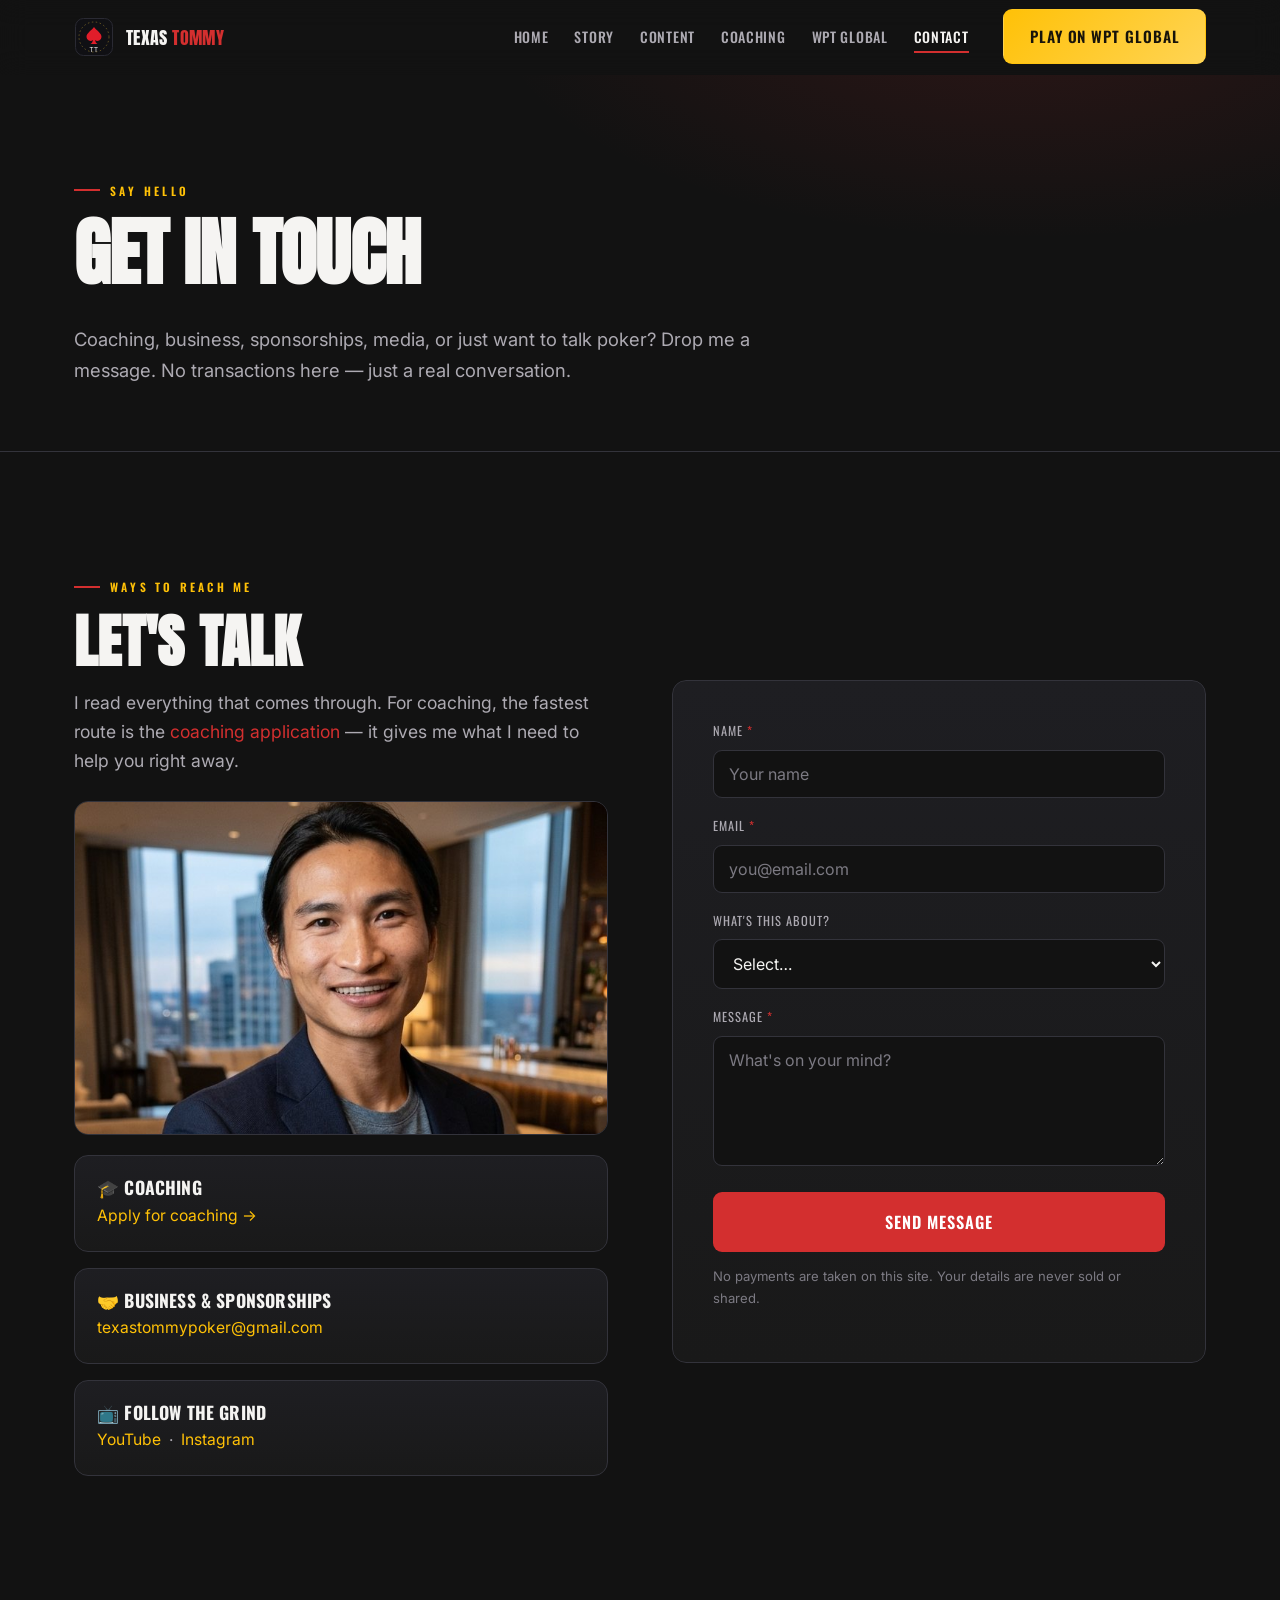
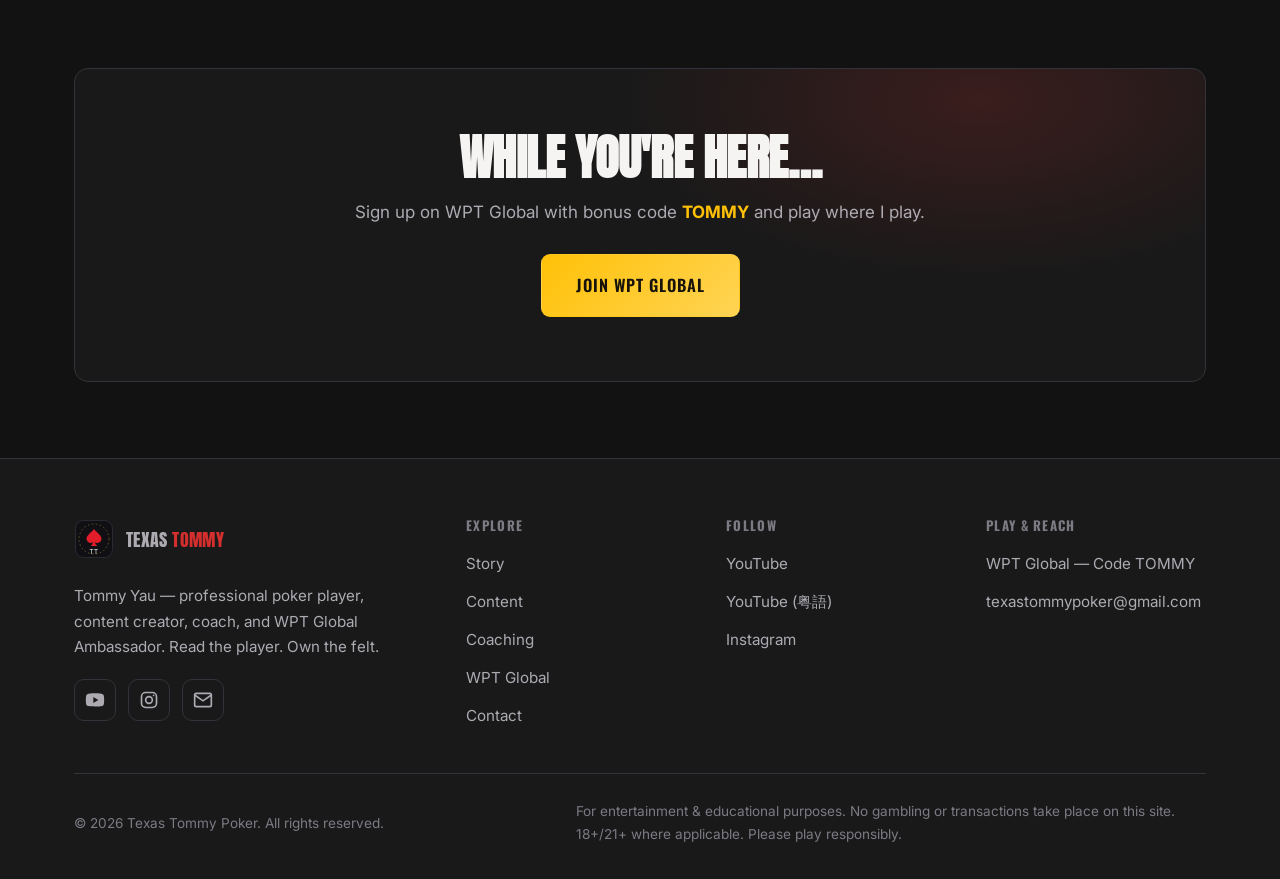
<file: contact.html>
<!DOCTYPE html>
<html lang="en">
<head>
  <meta charset="UTF-8" />
  <meta name="viewport" content="width=device-width, initial-scale=1.0" />
  <title>Contact — Texas Tommy Poker</title>
  <meta name="description" content="Get in touch with Texas Tommy (Tommy Yau) — coaching, business, sponsorships, media, and collabs. No transactions, just a message." />
  <meta name="theme-color" content="#121212" />
  <link rel="icon" href="assets/img/favicon.svg" type="image/svg+xml" />
  <link rel="canonical" href="https://texastommypoker.com/contact.html" />
  <meta property="og:title" content="Contact — Texas Tommy Poker" />
  <meta property="og:description" content="Reach Texas Tommy for coaching, business, and media." />
  <meta property="og:image" content="https://texastommypoker.com/assets/img/tommy-range.png" />
  <meta property="og:url" content="https://texastommypoker.com/contact.html" />
  <link rel="preconnect" href="https://fonts.googleapis.com" />
  <link rel="preconnect" href="https://fonts.gstatic.com" crossorigin />
  <link href="https://fonts.googleapis.com/css2?family=Anton&family=Inter:wght@400;500;600;700&family=Oswald:wght@400;500;600;700&display=swap" rel="stylesheet" />
  <script>document.documentElement.className+=" js";</script>
  <link rel="stylesheet" href="assets/css/styles.css" />
</head>
<body>
  <!-- ===================== NAV ===================== -->
  <header class="nav" id="top">
    <div class="container nav__inner">
      <a class="brand" href="index.html" aria-label="Texas Tommy Poker home">
        <img class="brand__mark" src="assets/img/logo.svg" alt="" />
        <span class="brand__name">Texas <span>Tommy</span></span>
      </a>
      <nav aria-label="Primary">
        <ul class="nav__links">
          <li><a class="nav__link" href="index.html">Home</a></li>
          <li><a class="nav__link" href="story.html">Story</a></li>
          <li><a class="nav__link" href="content.html">Content</a></li>
          <li><a class="nav__link" href="coaching.html">Coaching</a></li>
          <li><a class="nav__link" href="wpt-global.html">WPT Global</a></li>
          <li><a class="nav__link" href="contact.html" aria-current="page">Contact</a></li>
          <li class="nav__cta"><a class="btn btn--gold" href="wpt-global.html">Play on WPT Global</a></li>
        </ul>
      </nav>
      <button class="nav__toggle" aria-label="Toggle menu" aria-expanded="false">
        <span></span><span></span><span></span>
      </button>
    </div>
  </header>

  <main>
    <!-- ===================== PAGE HEAD ===================== -->
    <section class="page-head">
      <div class="container">
        <span class="eyebrow reveal">Say hello</span>
        <h1 class="reveal">Get in touch</h1>
        <p class="reveal">
          Coaching, business, sponsorships, media, or just want to talk poker?
          Drop me a message. No transactions here — just a real conversation.
        </p>
      </div>
    </section>

    <!-- ===================== CONTACT GRID ===================== -->
    <section class="section">
      <div class="container split">
        <!-- Info column -->
        <div class="split__body reveal">
          <span class="eyebrow">Ways to reach me</span>
          <h2 class="section-title">Let's talk</h2>
          <p class="section-lead">
            I read everything that comes through. For coaching, the fastest route
            is the <a href="coaching.html" class="text-crimson">coaching application</a> —
            it gives me what I need to help you right away.
          </p>

          <div style="margin-top: 26px; border-radius: var(--radius); overflow: hidden; border: 1px solid var(--line); aspect-ratio: 16 / 10;">
            <img src="assets/img/handshake.jpg" alt="Texas Tommy" style="width:100%; height:100%; object-fit:cover; object-position:center 22%;" />
          </div>

          <div class="grid" style="gap: 16px; margin-top: 20px;">
            <article class="card" style="padding: 22px;">
              <h3 style="font-size: 1.1rem; margin-bottom: 6px;">🎓 Coaching</h3>
              <p><a href="coaching.html" class="text-gold">Apply for coaching →</a></p>
            </article>
            <article class="card" style="padding: 22px;">
              <h3 style="font-size: 1.1rem; margin-bottom: 6px;">🤝 Business &amp; sponsorships</h3>
              <p><a href="mailto:texastommypoker@gmail.com" class="text-gold">texastommypoker@gmail.com</a></p>
            </article>
            <article class="card" style="padding: 22px;">
              <h3 style="font-size: 1.1rem; margin-bottom: 6px;">📺 Follow the grind</h3>
              <p>
                <a href="https://youtube.com/@texas_tommy" target="_blank" rel="noopener" class="text-gold">YouTube</a>
                &nbsp;·&nbsp;
                <a href="https://www.instagram.com/texas_tommyy" target="_blank" rel="noopener" class="text-gold">Instagram</a>
              </p>
            </article>
          </div>
        </div>

        <!-- Form column -->
        <div class="split__media reveal" style="aspect-ratio:auto; background:none; border:none; box-shadow:none; display:block;">
          <!-- =====================================================================
               FORM SETUP: works in demo mode by default (shows success message).
               Set action to your Formspree endpoint or use Netlify Forms to
               receive real submissions. See README.md → "Wiring up the forms".
               ===================================================================== -->
          <form class="form" data-form action="https://formspree.io/f/YOUR_FORM_ID" method="POST" novalidate>
            <input type="hidden" name="_subject" value="New message — Texas Tommy Poker" />
            <input type="text" name="_gotcha" style="display:none" tabindex="-1" autocomplete="off" aria-hidden="true" />

            <div class="field">
              <label for="cname">Name <span class="req">*</span></label>
              <input class="input" id="cname" name="name" type="text" placeholder="Your name" required />
              <span class="field__error">This field is required.</span>
            </div>
            <div class="field">
              <label for="cemail">Email <span class="req">*</span></label>
              <input class="input" id="cemail" name="email" type="email" placeholder="you@email.com" required />
              <span class="field__error">Please enter a valid email address.</span>
            </div>
            <div class="field">
              <label for="topic">What's this about?</label>
              <select class="select" id="topic" name="topic">
                <option value="">Select…</option>
                <option>Coaching</option>
                <option>Business / sponsorship</option>
                <option>Media / podcast / collab</option>
                <option>Just saying hi</option>
              </select>
            </div>
            <div class="field">
              <label for="message">Message <span class="req">*</span></label>
              <textarea class="textarea" id="message" name="message" placeholder="What's on your mind?" required></textarea>
              <span class="field__error">This field is required.</span>
            </div>
            <button class="btn btn--lg btn--block" type="submit">Send Message</button>
            <div class="form__status" role="status" aria-live="polite"></div>
            <p class="form__note">No payments are taken on this site. Your details are never sold or shared.</p>
          </form>
        </div>
      </div>
    </section>

    <!-- ===================== WPT NUDGE ===================== -->
    <section class="section section--tight">
      <div class="container">
        <div class="cta-band reveal">
          <h2>While you're here…</h2>
          <p>Sign up on WPT Global with bonus code <b class="text-gold">TOMMY</b> and play where I play.</p>
          <div class="cta-band__actions">
            <a class="btn btn--gold btn--lg" href="wpt-global.html">Join WPT Global</a>
          </div>
        </div>
      </div>
    </section>
  </main>

  <!-- ===================== FOOTER ===================== -->
  <footer class="footer">
    <div class="container">
      <div class="footer__grid">
        <div class="footer__brand">
          <a class="brand" href="index.html">
            <img class="brand__mark" src="assets/img/logo.svg" alt="" />
            <span class="brand__name">Texas <span>Tommy</span></span>
          </a>
          <p>Tommy Yau — professional poker player, content creator, coach, and WPT Global Ambassador. Read the player. Own the felt.</p>
          <div class="socials">
            <a href="https://youtube.com/@texas_tommy" target="_blank" rel="noopener" aria-label="YouTube">
              <svg width="20" height="20" viewBox="0 0 24 24" fill="currentColor"><path d="M23 12s0-3.6-.5-5.3a2.8 2.8 0 0 0-2-2C18.8 4 12 4 12 4s-6.8 0-8.5.7a2.8 2.8 0 0 0-2 2C1 8.4 1 12 1 12s0 3.6.5 5.3a2.8 2.8 0 0 0 2 2C5.2 20 12 20 12 20s6.8 0 8.5-.7a2.8 2.8 0 0 0 2-2C23 15.6 23 12 23 12zM10 15.5v-7l6 3.5-6 3.5z"/></svg>
            </a>
            <a href="https://www.instagram.com/texas_tommyy" target="_blank" rel="noopener" aria-label="Instagram">
              <svg width="20" height="20" viewBox="0 0 24 24" fill="none" stroke="currentColor" stroke-width="2"><rect x="3" y="3" width="18" height="18" rx="5"/><circle cx="12" cy="12" r="4"/><circle cx="17.5" cy="6.5" r="1" fill="currentColor" stroke="none"/></svg>
            </a>
            <a href="mailto:texastommypoker@gmail.com" aria-label="Email">
              <svg width="20" height="20" viewBox="0 0 24 24" fill="none" stroke="currentColor" stroke-width="2"><rect x="2" y="4" width="20" height="16" rx="2"/><path d="M2 6l10 7L22 6"/></svg>
            </a>
          </div>
        </div>
        <div>
          <h4>Explore</h4>
          <ul>
            <li><a href="story.html">Story</a></li>
            <li><a href="content.html">Content</a></li>
            <li><a href="coaching.html">Coaching</a></li>
            <li><a href="wpt-global.html">WPT Global</a></li>
            <li><a href="contact.html">Contact</a></li>
          </ul>
        </div>
        <div>
          <h4>Follow</h4>
          <ul>
            <li><a href="https://youtube.com/@texas_tommy" target="_blank" rel="noopener">YouTube</a></li>
            <li><a href="https://youtube.com/@texas_tommy_cn" target="_blank" rel="noopener">YouTube (粤語)</a></li>
            <li><a href="https://www.instagram.com/texas_tommyy" target="_blank" rel="noopener">Instagram</a></li>
          </ul>
        </div>
        <div>
          <h4>Play &amp; Reach</h4>
          <ul>
            <li><a href="wpt-global.html">WPT Global — Code TOMMY</a></li>
            <li><a href="mailto:texastommypoker@gmail.com">texastommypoker@gmail.com</a></li>
          </ul>
        </div>
      </div>
      <div class="footer__bottom">
        <span>© <span data-year>2026</span> Texas Tommy Poker. All rights reserved.</span>
        <span class="footer__legal">For entertainment &amp; educational purposes. No gambling or transactions take place on this site. 18+/21+ where applicable. Please play responsibly.</span>
      </div>
    </div>
  </footer>

  <script src="assets/js/main.js" defer></script>
</body>
</html>
</file>
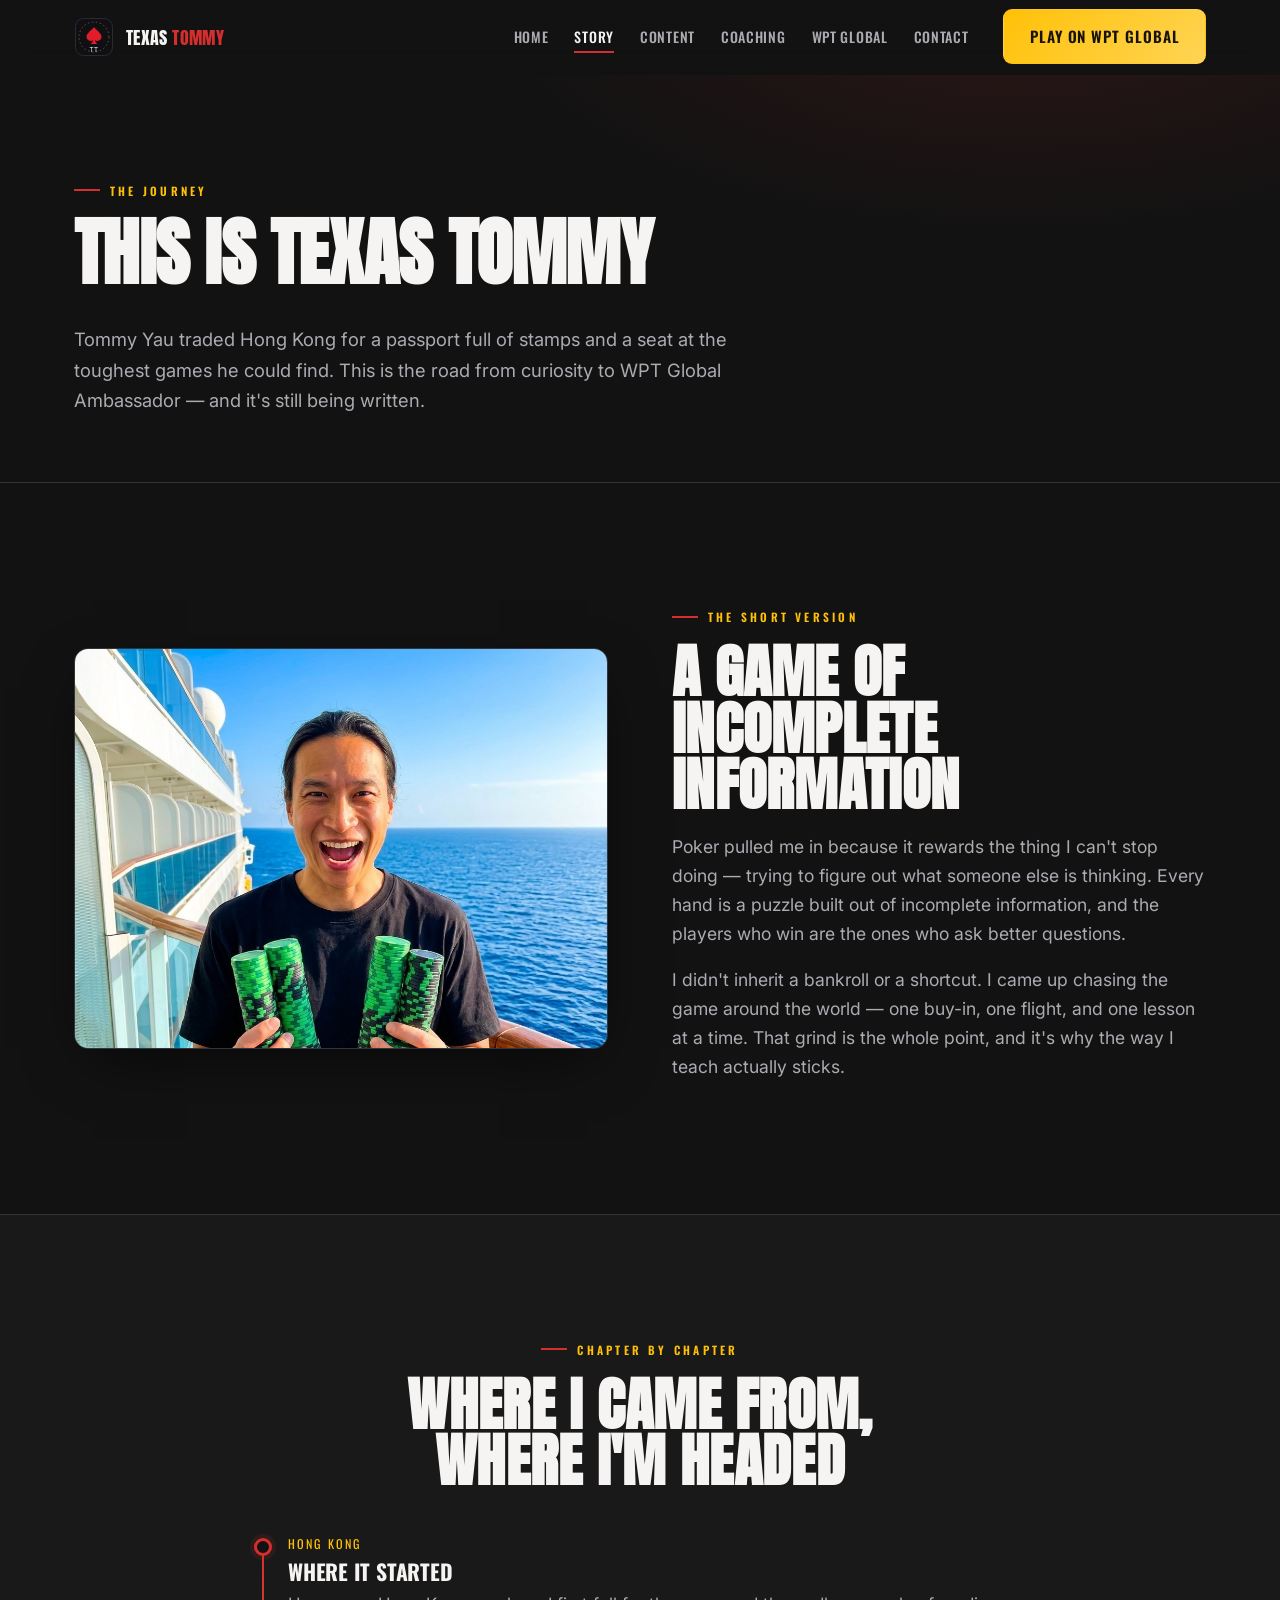
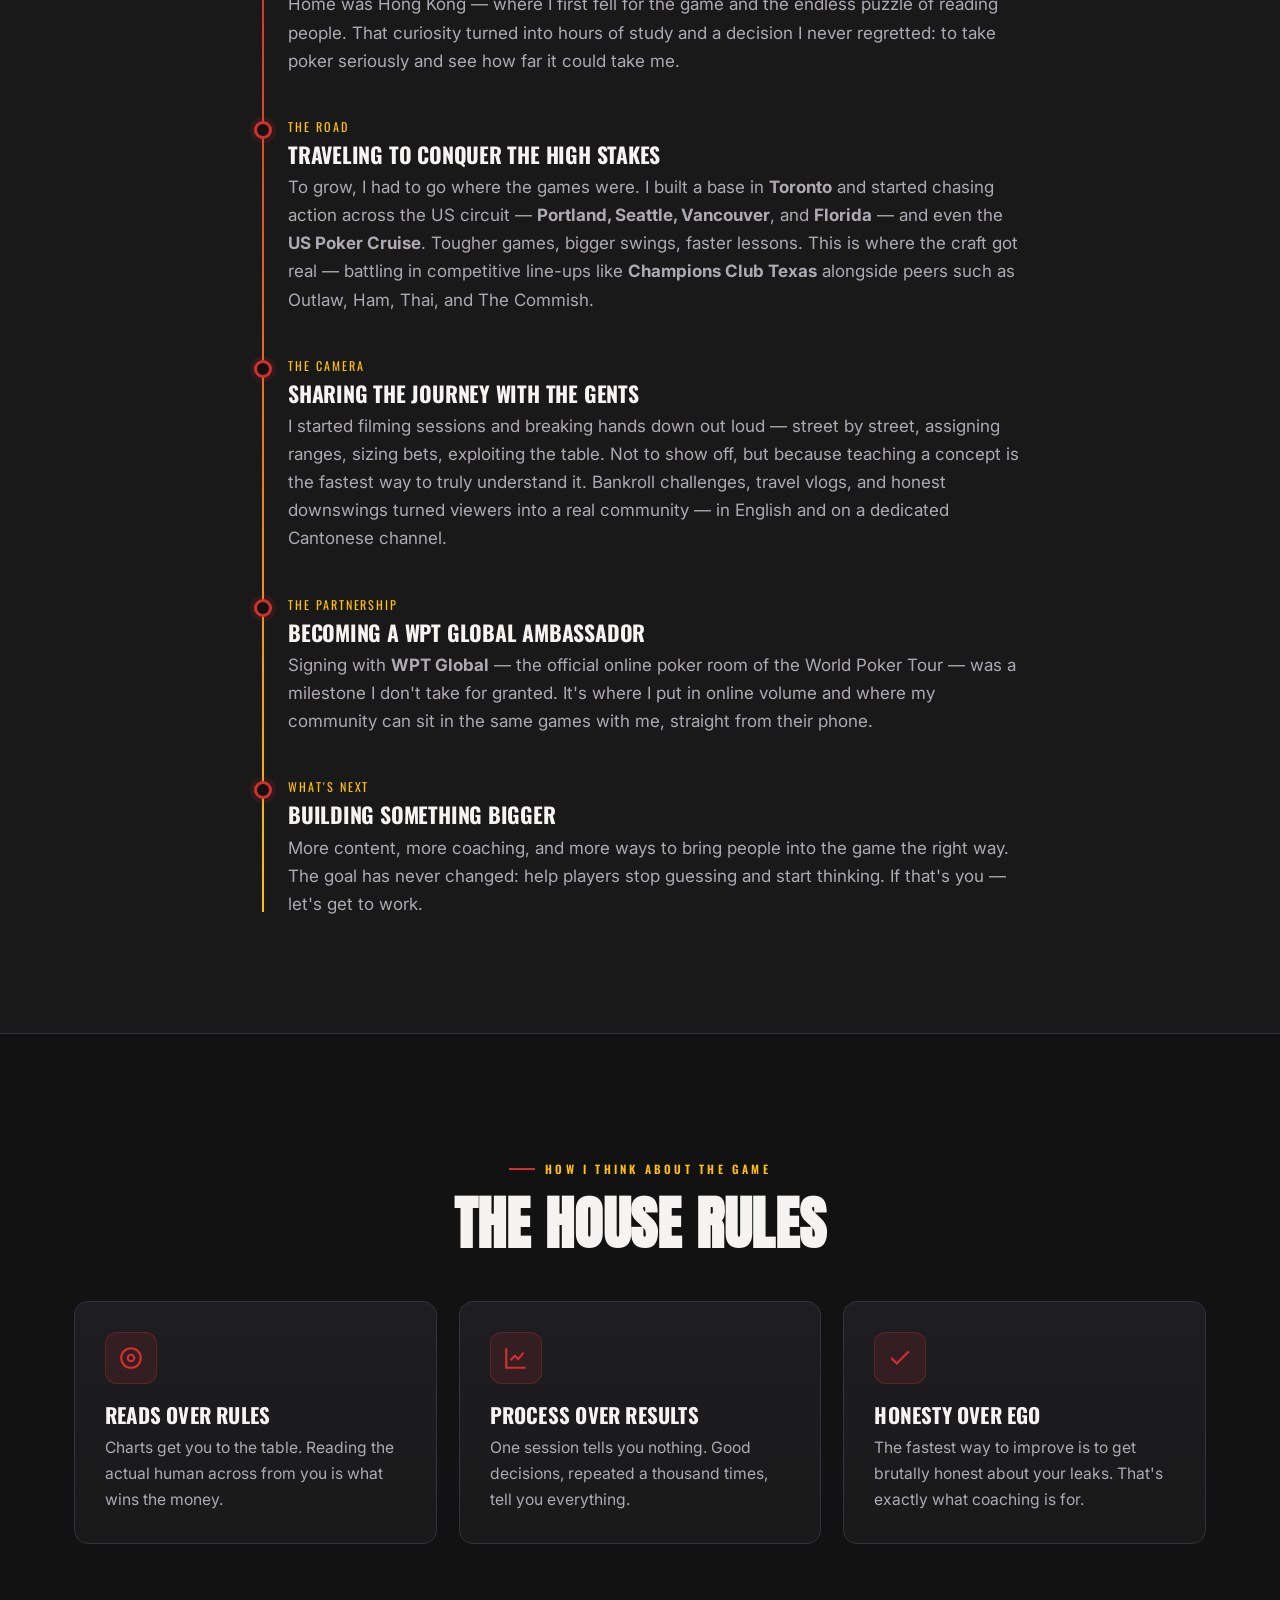
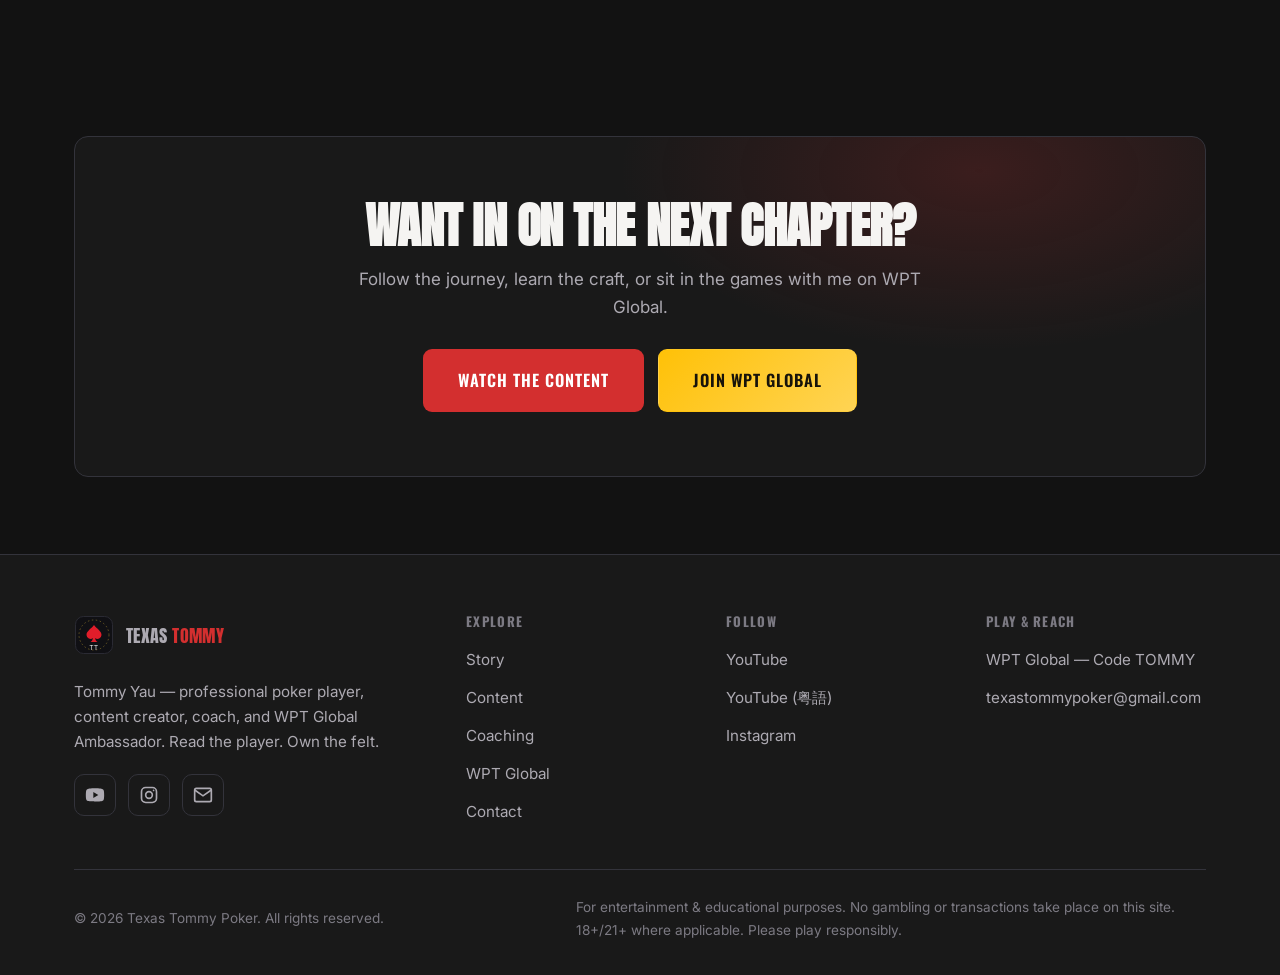
<file: story.html>
<!DOCTYPE html>
<html lang="en">
<head>
  <meta charset="UTF-8" />
  <meta name="viewport" content="width=device-width, initial-scale=1.0" />
  <title>The Story — Texas Tommy (Tommy Yau)</title>
  <meta name="description" content="From Hong Kong to the high-stakes tables. The journey of Tommy Yau — Texas Tommy — professional poker player, content creator, and WPT Global Ambassador." />
  <meta name="theme-color" content="#121212" />
  <link rel="icon" href="assets/img/favicon.svg" type="image/svg+xml" />
  <link rel="canonical" href="https://texastommypoker.com/story.html" />
  <meta property="og:title" content="The Story — Texas Tommy (Tommy Yau)" />
  <meta property="og:description" content="From Hong Kong to the high-stakes tables. This is Tommy's journey." />
  <meta property="og:image" content="https://texastommypoker.com/assets/img/tommy-range.png" />
  <meta property="og:url" content="https://texastommypoker.com/story.html" />
  <link rel="preconnect" href="https://fonts.googleapis.com" />
  <link rel="preconnect" href="https://fonts.gstatic.com" crossorigin />
  <link href="https://fonts.googleapis.com/css2?family=Anton&family=Inter:wght@400;500;600;700&family=Oswald:wght@400;500;600;700&display=swap" rel="stylesheet" />
  <script>document.documentElement.className+=" js";</script>
  <link rel="stylesheet" href="assets/css/styles.css" />
</head>
<body>
  <!-- ===================== NAV ===================== -->
  <header class="nav" id="top">
    <div class="container nav__inner">
      <a class="brand" href="index.html" aria-label="Texas Tommy Poker home">
        <img class="brand__mark" src="assets/img/logo.svg" alt="" />
        <span class="brand__name">Texas <span>Tommy</span></span>
      </a>
      <nav aria-label="Primary">
        <ul class="nav__links">
          <li><a class="nav__link" href="index.html">Home</a></li>
          <li><a class="nav__link" href="story.html" aria-current="page">Story</a></li>
          <li><a class="nav__link" href="content.html">Content</a></li>
          <li><a class="nav__link" href="coaching.html">Coaching</a></li>
          <li><a class="nav__link" href="wpt-global.html">WPT Global</a></li>
          <li><a class="nav__link" href="contact.html">Contact</a></li>
          <li class="nav__cta"><a class="btn btn--gold" href="wpt-global.html">Play on WPT Global</a></li>
        </ul>
      </nav>
      <button class="nav__toggle" aria-label="Toggle menu" aria-expanded="false">
        <span></span><span></span><span></span>
      </button>
    </div>
  </header>

  <main>
    <!-- ===================== PAGE HEAD ===================== -->
    <section class="page-head">
      <div class="container">
        <span class="eyebrow reveal">The Journey</span>
        <h1 class="reveal">This is Texas Tommy</h1>
        <p class="reveal">
          Tommy Yau traded Hong Kong for a passport full of stamps and a seat at
          the toughest games he could find. This is the road from curiosity to
          WPT Global Ambassador — and it's still being written.
        </p>
      </div>
    </section>

    <!-- ===================== INTRO SPLIT ===================== -->
    <section class="section">
      <div class="container split">
        <div class="split__media reveal">
          <img src="assets/img/cruise-chips.jpg" alt="Texas Tommy on the road — US Poker Cruise" />
        </div>
        <div class="split__body reveal">
          <span class="eyebrow">The short version</span>
          <h2 class="section-title">A game of<br />incomplete information</h2>
          <p class="section-lead">
            Poker pulled me in because it rewards the thing I can't stop doing —
            trying to figure out what someone else is thinking. Every hand is a
            puzzle built out of incomplete information, and the players who win are
            the ones who ask better questions.
          </p>
          <p class="section-lead">
            I didn't inherit a bankroll or a shortcut. I came up chasing the game
            around the world — one buy-in, one flight, and one lesson at a time.
            That grind is the whole point, and it's why the way I teach actually
            sticks.
          </p>
        </div>
      </div>
    </section>

    <!-- ===================== TIMELINE ===================== -->
    <section class="section" style="background: var(--ink); border-block: 1px solid var(--line);">
      <div class="container" style="max-width: 820px;">
        <div class="reveal" style="text-align:center; margin-bottom: 44px;">
          <span class="eyebrow" style="justify-content:center;">Chapter by chapter</span>
          <h2 class="section-title">Where I came from,<br />where I'm headed</h2>
        </div>

        <div class="timeline">
          <div class="tl-item reveal">
            <div class="tl-item__era">Hong Kong</div>
            <h3>Where it started</h3>
            <p>
              Home was Hong Kong — where I first fell for the game and the endless
              puzzle of reading people. That curiosity turned into hours of study
              and a decision I never regretted: to take poker seriously and see how
              far it could take me.
            </p>
          </div>

          <div class="tl-item reveal">
            <div class="tl-item__era">The Road</div>
            <h3>Traveling to conquer the high stakes</h3>
            <p>
              To grow, I had to go where the games were. I built a base in
              <b>Toronto</b> and started chasing action across the US circuit —
              <b>Portland, Seattle, Vancouver</b>, and <b>Florida</b> — and even the
              <b>US Poker Cruise</b>. Tougher games, bigger swings, faster lessons.
              This is where the craft got real — battling in competitive line-ups
              like <b>Champions Club Texas</b> alongside peers such as Outlaw, Ham,
              Thai, and The Commish.
            </p>
          </div>

          <div class="tl-item reveal">
            <div class="tl-item__era">The Camera</div>
            <h3>Sharing the journey with the gents</h3>
            <p>
              I started filming sessions and breaking hands down out loud — street
              by street, assigning ranges, sizing bets, exploiting the table. Not
              to show off, but because teaching a concept is the fastest way to
              truly understand it. Bankroll challenges, travel vlogs, and honest
              downswings turned viewers into a real community — in English and on a
              dedicated Cantonese channel.
            </p>
          </div>

          <div class="tl-item reveal">
            <div class="tl-item__era">The Partnership</div>
            <h3>Becoming a WPT Global Ambassador</h3>
            <p>
              Signing with <b>WPT Global</b> — the official online poker room of
              the World Poker Tour — was a milestone I don't take for granted. It's
              where I put in online volume and where my community can sit in the
              same games with me, straight from their phone.
            </p>
          </div>

          <div class="tl-item reveal">
            <div class="tl-item__era">What's Next</div>
            <h3>Building something bigger</h3>
            <p>
              More content, more coaching, and more ways to bring people into the
              game the right way. The goal has never changed: help players stop
              guessing and start thinking. If that's you — let's get to work.
            </p>
          </div>
        </div>
      </div>
    </section>

    <!-- ===================== VALUES ===================== -->
    <section class="section">
      <div class="container">
        <div class="reveal" style="text-align:center; max-width: 620px; margin: 0 auto 48px;">
          <span class="eyebrow" style="justify-content:center;">How I think about the game</span>
          <h2 class="section-title">The house rules</h2>
        </div>
        <div class="grid grid--3">
          <article class="card reveal">
            <div class="card__icon" aria-hidden="true">
              <svg width="26" height="26" viewBox="0 0 24 24" fill="none" stroke="currentColor" stroke-width="2"><circle cx="12" cy="12" r="9"/><circle cx="12" cy="12" r="3"/></svg>
            </div>
            <h3>Reads over rules</h3>
            <p>Charts get you to the table. Reading the actual human across from you is what wins the money.</p>
          </article>
          <article class="card reveal">
            <div class="card__icon" aria-hidden="true">
              <svg width="26" height="26" viewBox="0 0 24 24" fill="none" stroke="currentColor" stroke-width="2"><path d="M3 3v18h18"/><path d="M7 14l4-4 3 3 5-6"/></svg>
            </div>
            <h3>Process over results</h3>
            <p>One session tells you nothing. Good decisions, repeated a thousand times, tell you everything.</p>
          </article>
          <article class="card reveal">
            <div class="card__icon" aria-hidden="true">
              <svg width="26" height="26" viewBox="0 0 24 24" fill="none" stroke="currentColor" stroke-width="2"><path d="M20 6L9 17l-5-5"/></svg>
            </div>
            <h3>Honesty over ego</h3>
            <p>The fastest way to improve is to get brutally honest about your leaks. That's exactly what coaching is for.</p>
          </article>
        </div>
      </div>
    </section>

    <!-- ===================== CTA ===================== -->
    <section class="section section--tight">
      <div class="container">
        <div class="cta-band reveal">
          <h2>Want in on the next chapter?</h2>
          <p>Follow the journey, learn the craft, or sit in the games with me on WPT Global.</p>
          <div class="cta-band__actions">
            <a class="btn btn--lg" href="content.html">Watch the Content</a>
            <a class="btn btn--gold btn--lg" href="wpt-global.html">Join WPT Global</a>
          </div>
        </div>
      </div>
    </section>
  </main>

  <!-- ===================== FOOTER ===================== -->
  <footer class="footer">
    <div class="container">
      <div class="footer__grid">
        <div class="footer__brand">
          <a class="brand" href="index.html">
            <img class="brand__mark" src="assets/img/logo.svg" alt="" />
            <span class="brand__name">Texas <span>Tommy</span></span>
          </a>
          <p>Tommy Yau — professional poker player, content creator, coach, and WPT Global Ambassador. Read the player. Own the felt.</p>
          <div class="socials">
            <a href="https://youtube.com/@texas_tommy" target="_blank" rel="noopener" aria-label="YouTube">
              <svg width="20" height="20" viewBox="0 0 24 24" fill="currentColor"><path d="M23 12s0-3.6-.5-5.3a2.8 2.8 0 0 0-2-2C18.8 4 12 4 12 4s-6.8 0-8.5.7a2.8 2.8 0 0 0-2 2C1 8.4 1 12 1 12s0 3.6.5 5.3a2.8 2.8 0 0 0 2 2C5.2 20 12 20 12 20s6.8 0 8.5-.7a2.8 2.8 0 0 0 2-2C23 15.6 23 12 23 12zM10 15.5v-7l6 3.5-6 3.5z"/></svg>
            </a>
            <a href="https://www.instagram.com/texas_tommyy" target="_blank" rel="noopener" aria-label="Instagram">
              <svg width="20" height="20" viewBox="0 0 24 24" fill="none" stroke="currentColor" stroke-width="2"><rect x="3" y="3" width="18" height="18" rx="5"/><circle cx="12" cy="12" r="4"/><circle cx="17.5" cy="6.5" r="1" fill="currentColor" stroke="none"/></svg>
            </a>
            <a href="mailto:texastommypoker@gmail.com" aria-label="Email">
              <svg width="20" height="20" viewBox="0 0 24 24" fill="none" stroke="currentColor" stroke-width="2"><rect x="2" y="4" width="20" height="16" rx="2"/><path d="M2 6l10 7L22 6"/></svg>
            </a>
          </div>
        </div>
        <div>
          <h4>Explore</h4>
          <ul>
            <li><a href="story.html">Story</a></li>
            <li><a href="content.html">Content</a></li>
            <li><a href="coaching.html">Coaching</a></li>
            <li><a href="wpt-global.html">WPT Global</a></li>
            <li><a href="contact.html">Contact</a></li>
          </ul>
        </div>
        <div>
          <h4>Follow</h4>
          <ul>
            <li><a href="https://youtube.com/@texas_tommy" target="_blank" rel="noopener">YouTube</a></li>
            <li><a href="https://youtube.com/@texas_tommy_cn" target="_blank" rel="noopener">YouTube (粤語)</a></li>
            <li><a href="https://www.instagram.com/texas_tommyy" target="_blank" rel="noopener">Instagram</a></li>
          </ul>
        </div>
        <div>
          <h4>Play &amp; Reach</h4>
          <ul>
            <li><a href="wpt-global.html">WPT Global — Code TOMMY</a></li>
            <li><a href="mailto:texastommypoker@gmail.com">texastommypoker@gmail.com</a></li>
          </ul>
        </div>
      </div>
      <div class="footer__bottom">
        <span>© <span data-year>2026</span> Texas Tommy Poker. All rights reserved.</span>
        <span class="footer__legal">For entertainment &amp; educational purposes. No gambling or transactions take place on this site. 18+/21+ where applicable. Please play responsibly.</span>
      </div>
    </div>
  </footer>

  <script src="assets/js/main.js" defer></script>
</body>
</html>
</file>
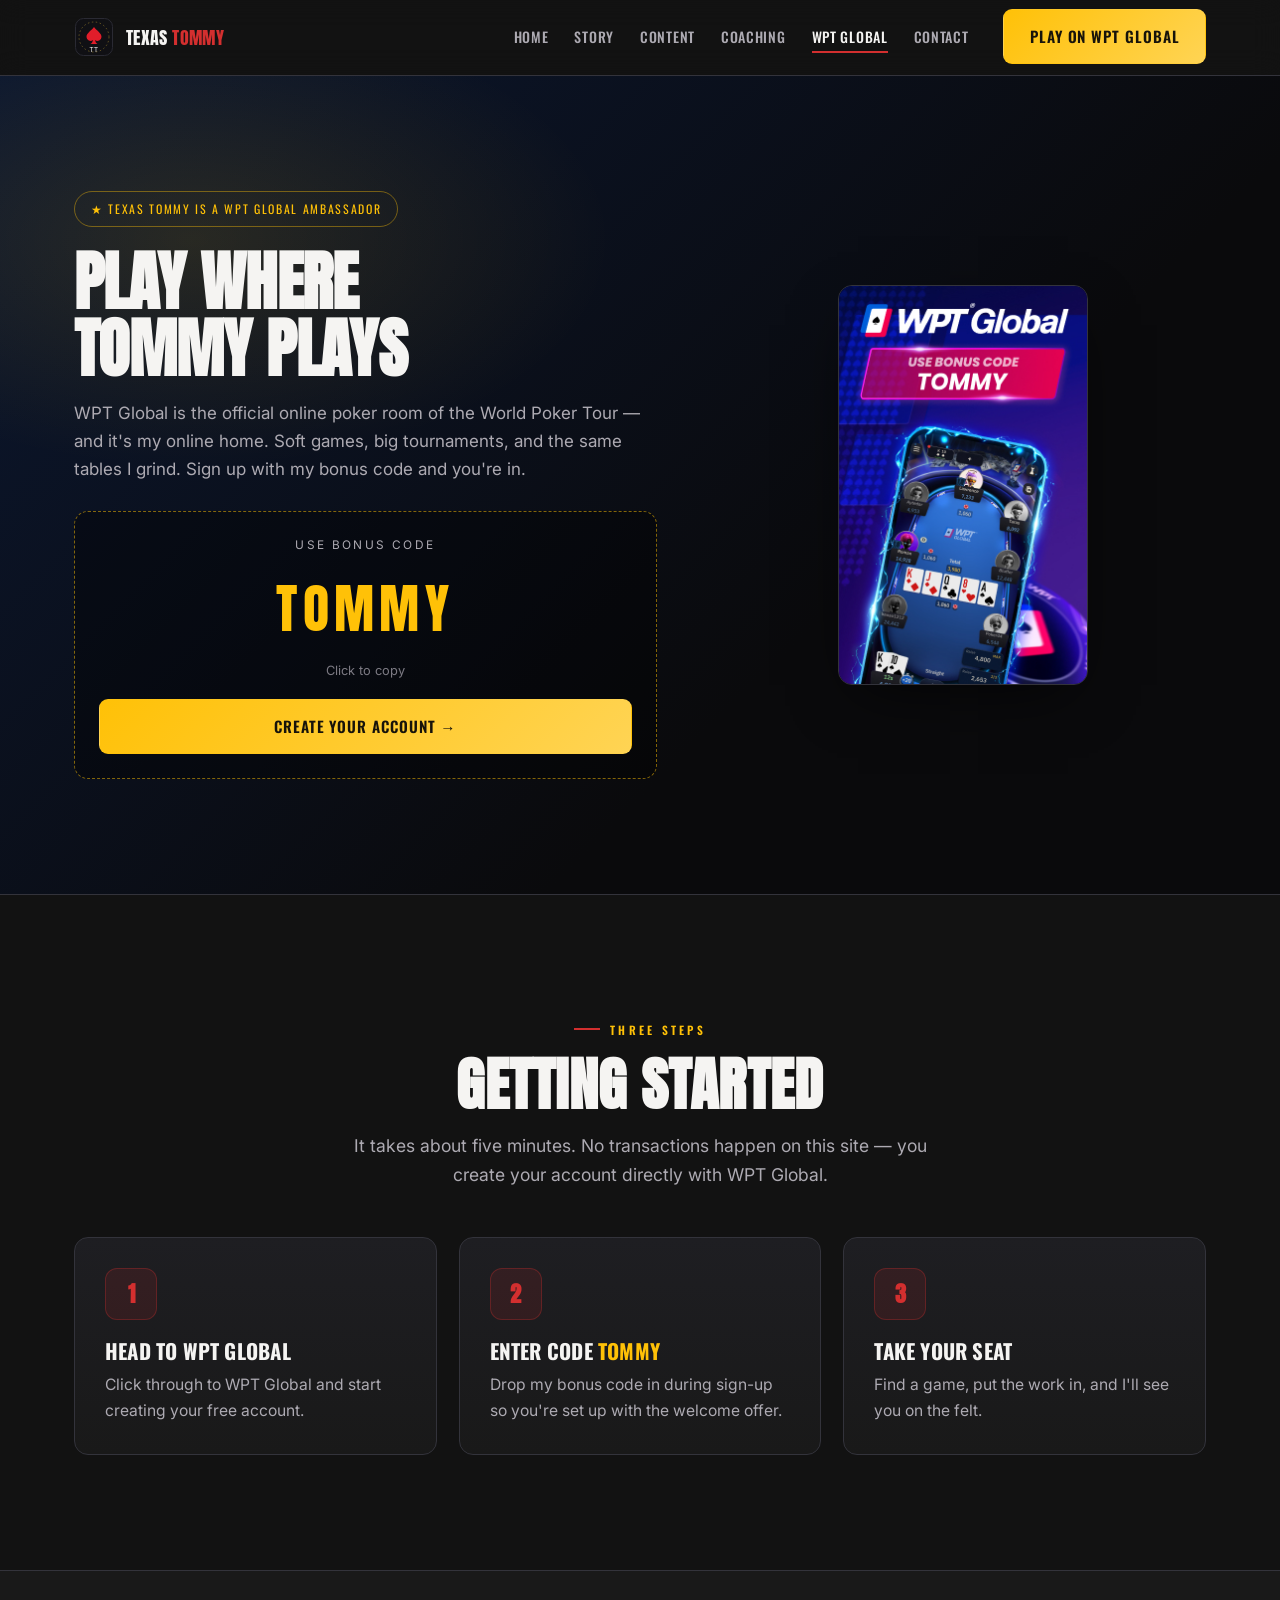
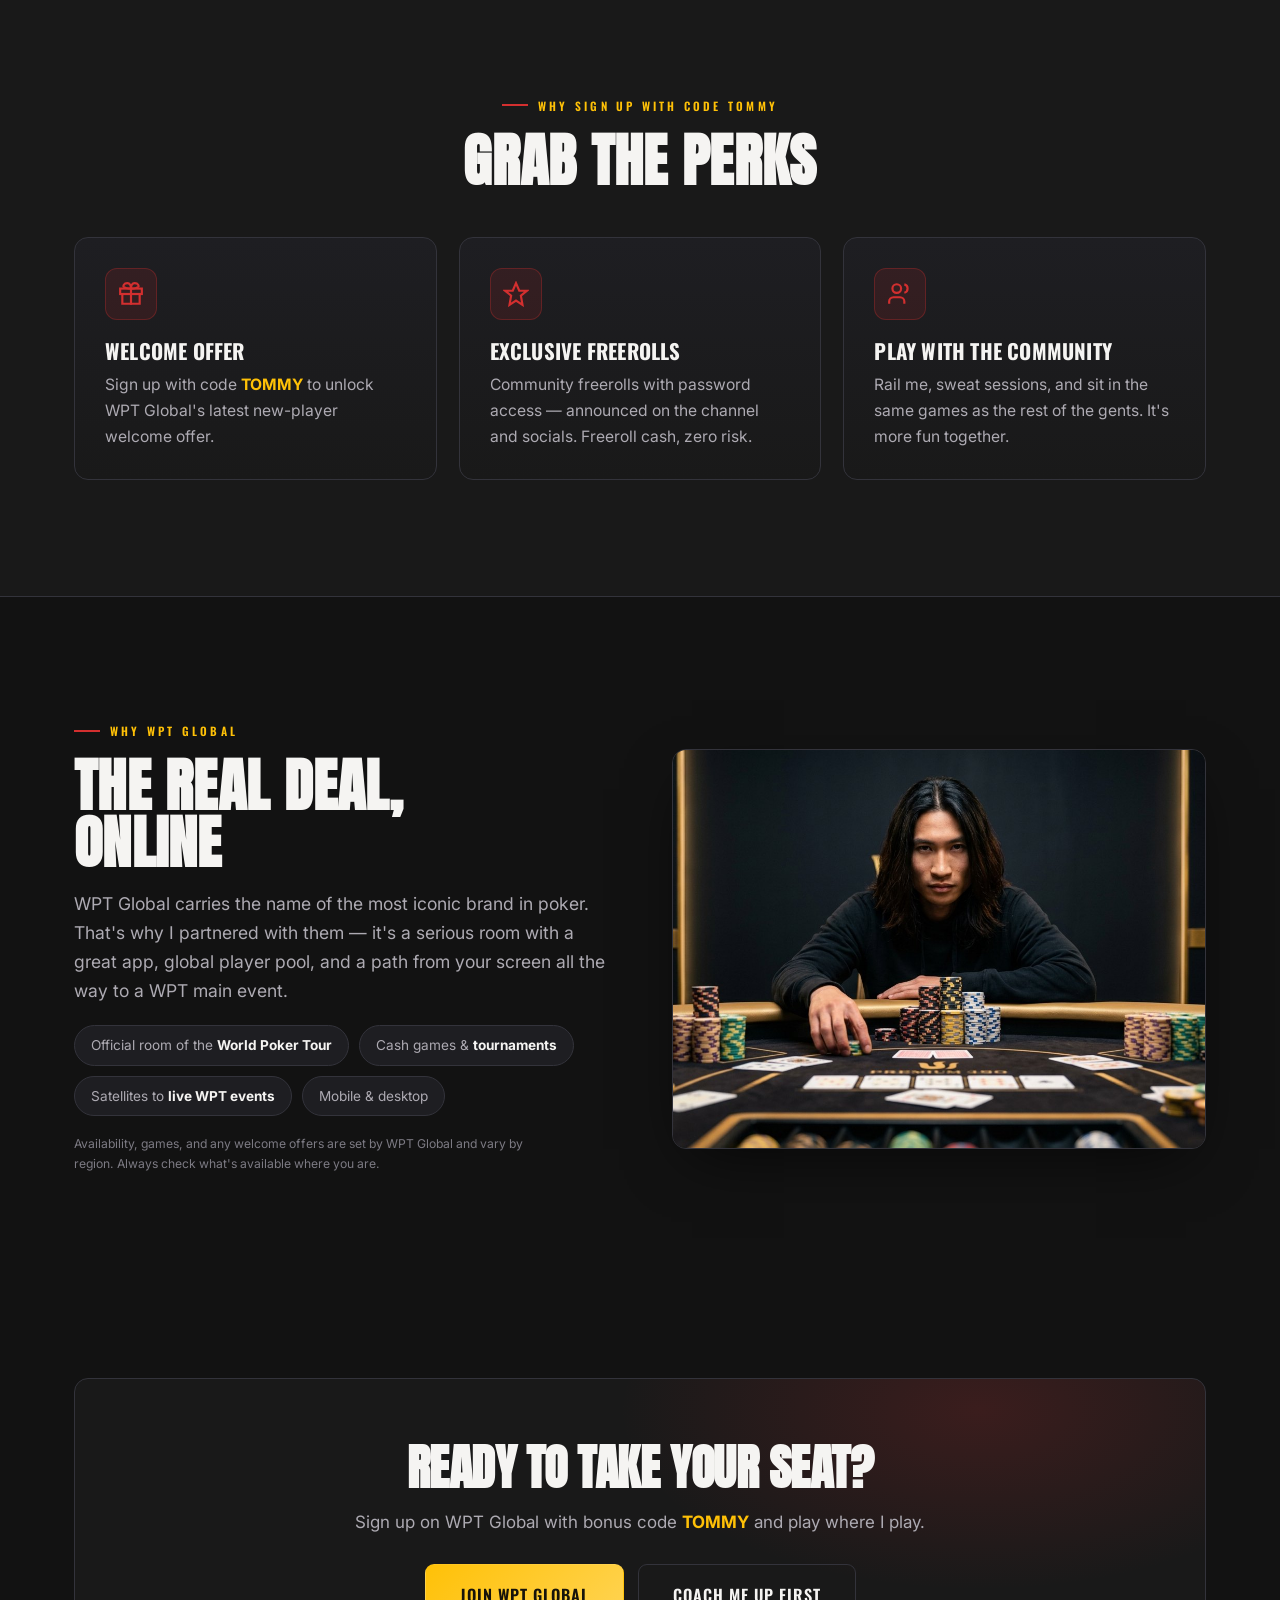
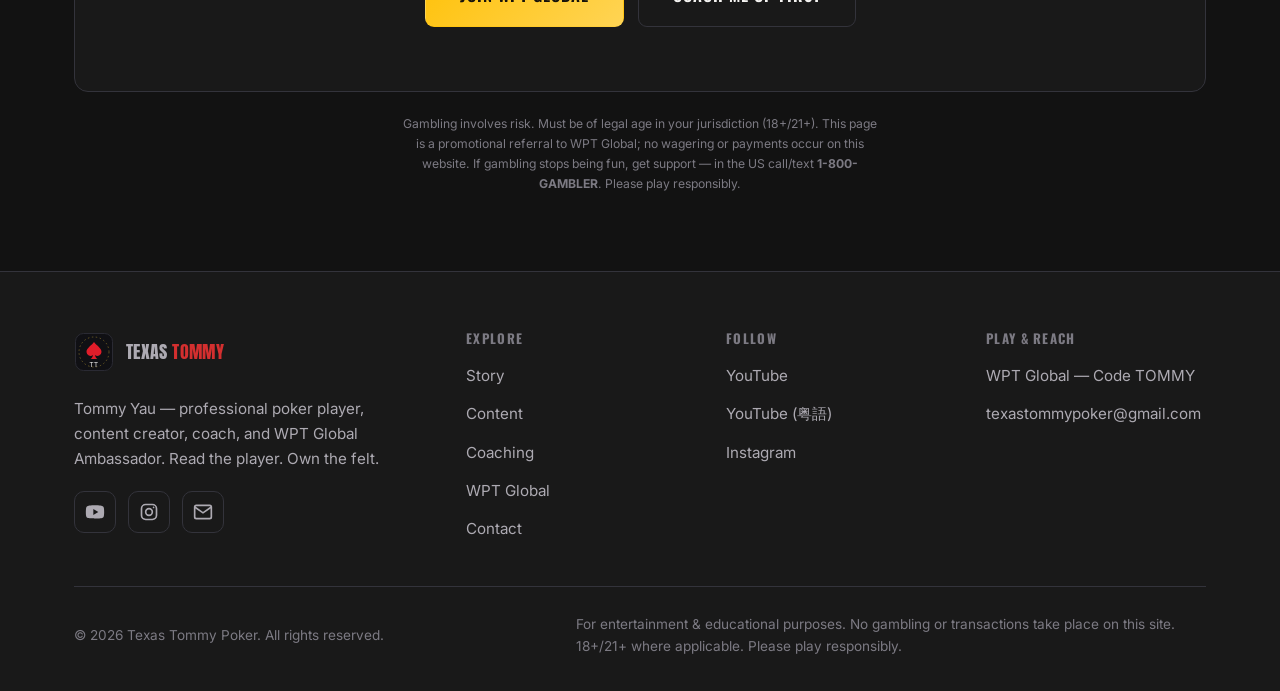
<file: wpt-global.html>
<!DOCTYPE html>
<html lang="en">
<head>
  <meta charset="UTF-8" />
  <meta name="viewport" content="width=device-width, initial-scale=1.0" />
  <title>WPT Global — Play Where Texas Tommy Plays | Bonus Code TOMMY</title>
  <meta name="description" content="Texas Tommy is a WPT Global Ambassador. Sign up on WPT Global — the official online poker room of the World Poker Tour — with bonus code TOMMY for the welcome offer and exclusive freerolls." />
  <meta name="theme-color" content="#121212" />
  <link rel="icon" href="assets/img/favicon.svg" type="image/svg+xml" />
  <link rel="canonical" href="https://texastommypoker.com/wpt-global.html" />
  <meta property="og:title" content="WPT Global — Play Where Texas Tommy Plays" />
  <meta property="og:description" content="Sign up on WPT Global with bonus code TOMMY and sit in the games with a WPT Global Ambassador." />
  <meta property="og:image" content="https://texastommypoker.com/assets/img/wpt-banner-250x400.jpg" />
  <meta property="og:url" content="https://texastommypoker.com/wpt-global.html" />
  <link rel="preconnect" href="https://fonts.googleapis.com" />
  <link rel="preconnect" href="https://fonts.gstatic.com" crossorigin />
  <link href="https://fonts.googleapis.com/css2?family=Anton&family=Inter:wght@400;500;600;700&family=Oswald:wght@400;500;600;700&display=swap" rel="stylesheet" />
  <script>document.documentElement.className+=" js";</script>
  <link rel="stylesheet" href="assets/css/styles.css" />
</head>
<body>
  <!-- ===================== NAV ===================== -->
  <header class="nav" id="top">
    <div class="container nav__inner">
      <a class="brand" href="index.html" aria-label="Texas Tommy Poker home">
        <img class="brand__mark" src="assets/img/logo.svg" alt="" />
        <span class="brand__name">Texas <span>Tommy</span></span>
      </a>
      <nav aria-label="Primary">
        <ul class="nav__links">
          <li><a class="nav__link" href="index.html">Home</a></li>
          <li><a class="nav__link" href="story.html">Story</a></li>
          <li><a class="nav__link" href="content.html">Content</a></li>
          <li><a class="nav__link" href="coaching.html">Coaching</a></li>
          <li><a class="nav__link" href="wpt-global.html" aria-current="page">WPT Global</a></li>
          <li><a class="nav__link" href="contact.html">Contact</a></li>
          <li class="nav__cta"><a class="btn btn--gold" href="#signup">Play on WPT Global</a></li>
        </ul>
      </nav>
      <button class="nav__toggle" aria-label="Toggle menu" aria-expanded="false">
        <span></span><span></span><span></span>
      </button>
    </div>
  </header>

  <main>
    <!-- ===================== HERO ===================== -->
    <section class="wpt section">
      <div class="container wpt__inner">
        <div class="reveal">
          <span class="wpt__badge">★ Texas Tommy is a WPT Global Ambassador</span>
          <h2 style="font-size: clamp(2.4rem, 5.5vw, 4rem);">Play where<br />Tommy plays</h2>
          <p>
            WPT Global is the official online poker room of the World Poker Tour —
            and it's my online home. Soft games, big tournaments, and the same
            tables I grind. Sign up with my bonus code and you're in.
          </p>

          <div class="wpt__code reveal" id="signup" style="margin-top: 28px;">
            <div class="label">Use bonus code</div>
            <div class="code" data-copy="TOMMY" title="Click to copy">TOMMY</div>
            <div class="hint">Click to copy</div>
            <!-- EDIT ME: point href at Tommy's real WPT Global signup / affiliate URL -->
            <a class="btn btn--gold btn--block" href="https://www.wptglobal.com" target="_blank" rel="noopener sponsored" style="margin-top:18px;">Create Your Account →</a>
          </div>
        </div>

        <div class="reveal" style="display:grid; place-items:center;">
          <!-- Official WPT Global creative (supplied asset) -->
          <img src="assets/img/wpt-banner-250x400.jpg" alt="WPT Global — use bonus code TOMMY"
               width="250" height="400"
               style="border-radius: var(--radius); border:1px solid var(--line); box-shadow: var(--shadow); max-width:100%;" />
        </div>
      </div>
    </section>

    <!-- ===================== HOW IT WORKS ===================== -->
    <section class="section" id="how">
      <div class="container">
        <div class="reveal" style="text-align:center; max-width: 620px; margin: 0 auto 48px;">
          <span class="eyebrow" style="justify-content:center;">Three steps</span>
          <h2 class="section-title">Getting started</h2>
          <p class="section-lead" style="margin-inline:auto;">
            It takes about five minutes. No transactions happen on this site — you
            create your account directly with WPT Global.
          </p>
        </div>
        <div class="grid grid--3">
          <article class="card reveal">
            <div class="card__icon" aria-hidden="true"><b style="font-family: var(--font-display); font-size: 1.4rem;">1</b></div>
            <h3>Head to WPT Global</h3>
            <p>Click through to WPT Global and start creating your free account.</p>
          </article>
          <article class="card reveal">
            <div class="card__icon" aria-hidden="true"><b style="font-family: var(--font-display); font-size: 1.4rem;">2</b></div>
            <h3>Enter code <span class="text-gold">TOMMY</span></h3>
            <p>Drop my bonus code in during sign-up so you're set up with the welcome offer.</p>
          </article>
          <article class="card reveal">
            <div class="card__icon" aria-hidden="true"><b style="font-family: var(--font-display); font-size: 1.4rem;">3</b></div>
            <h3>Take your seat</h3>
            <p>Find a game, put the work in, and I'll see you on the felt.</p>
          </article>
        </div>
      </div>
    </section>

    <!-- ===================== BONUS & PERKS ===================== -->
    <section class="section" style="background: var(--ink); border-block: 1px solid var(--line);">
      <div class="container">
        <div class="reveal" style="text-align:center; max-width: 620px; margin: 0 auto 48px;">
          <span class="eyebrow" style="justify-content:center;">Why sign up with code TOMMY</span>
          <h2 class="section-title">Grab the perks</h2>
        </div>
        <div class="grid grid--3">
          <article class="card reveal">
            <div class="card__icon" aria-hidden="true">
              <svg width="26" height="26" viewBox="0 0 24 24" fill="none" stroke="currentColor" stroke-width="2"><path d="M20 12v9H4v-9"/><rect x="2" y="7" width="20" height="5"/><path d="M12 22V7M12 7S12 2 8.5 2 5 5 5 5s2 2 7 2zM12 7s0-5 3.5-5S19 5 19 5s-2 2-7 2z"/></svg>
            </div>
            <h3>Welcome offer</h3>
            <!-- EDIT ME: drop in the exact current WPT Global welcome offer / deposit match -->
            <p>Sign up with code <b class="text-gold">TOMMY</b> to unlock WPT Global's latest new-player welcome offer.</p>
          </article>
          <article class="card reveal">
            <div class="card__icon" aria-hidden="true">
              <svg width="26" height="26" viewBox="0 0 24 24" fill="none" stroke="currentColor" stroke-width="2"><path d="M12 2l3 7h7l-5.5 4.5L18 22l-6-4-6 4 1.5-8.5L2 9h7z"/></svg>
            </div>
            <h3>Exclusive freerolls</h3>
            <!-- EDIT ME: add real freeroll schedule + passwords when available -->
            <p>Community freerolls with password access — announced on the channel and socials. Freeroll cash, zero risk.</p>
          </article>
          <article class="card reveal">
            <div class="card__icon" aria-hidden="true">
              <svg width="26" height="26" viewBox="0 0 24 24" fill="none" stroke="currentColor" stroke-width="2"><circle cx="9" cy="7" r="4"/><path d="M2 21v-2a4 4 0 0 1 4-4h6a4 4 0 0 1 4 4v2"/><path d="M16 3.13a4 4 0 0 1 0 7.75"/></svg>
            </div>
            <h3>Play with the community</h3>
            <p>Rail me, sweat sessions, and sit in the same games as the rest of the gents. It's more fun together.</p>
          </article>
        </div>
      </div>
    </section>

    <!-- ===================== WHY WPT ===================== -->
    <section class="section">
      <div class="container split">
        <div class="split__body reveal">
          <span class="eyebrow">Why WPT Global</span>
          <h2 class="section-title">The real deal,<br />online</h2>
          <p class="section-lead">
            WPT Global carries the name of the most iconic brand in poker. That's
            why I partnered with them — it's a serious room with a great app,
            global player pool, and a path from your screen all the way to a WPT
            main event.
          </p>
          <ul class="pills">
            <li>Official room of the <b>World Poker Tour</b></li>
            <li>Cash games &amp; <b>tournaments</b></li>
            <li>Satellites to <b>live WPT events</b></li>
            <li>Mobile &amp; desktop</li>
          </ul>
          <p class="wpt__disclaimer">
            Availability, games, and any welcome offers are set by WPT Global and
            vary by region. Always check what's available where you are.
          </p>
        </div>
        <div class="split__media reveal">
          <img src="assets/img/hero-poker.jpg" alt="Texas Tommy, WPT Global Ambassador" />
        </div>
      </div>
    </section>

    <!-- ===================== FINAL CTA ===================== -->
    <section class="section section--tight">
      <div class="container">
        <div class="cta-band reveal">
          <h2>Ready to take your seat?</h2>
          <p>Sign up on WPT Global with bonus code <b class="text-gold">TOMMY</b> and play where I play.</p>
          <div class="cta-band__actions">
            <a class="btn btn--gold btn--lg" href="https://www.wptglobal.com" target="_blank" rel="noopener sponsored">Join WPT Global</a>
            <a class="btn btn--ghost btn--lg" href="coaching.html">Coach me up first</a>
          </div>
        </div>
        <p class="wpt__disclaimer" style="text-align:center; margin: 22px auto 0;">
          Gambling involves risk. Must be of legal age in your jurisdiction (18+/21+).
          This page is a promotional referral to WPT Global; no wagering or payments
          occur on this website. If gambling stops being fun, get support — in the
          US call/text <b>1-800-GAMBLER</b>. Please play responsibly.
        </p>
      </div>
    </section>
  </main>

  <!-- ===================== FOOTER ===================== -->
  <footer class="footer">
    <div class="container">
      <div class="footer__grid">
        <div class="footer__brand">
          <a class="brand" href="index.html">
            <img class="brand__mark" src="assets/img/logo.svg" alt="" />
            <span class="brand__name">Texas <span>Tommy</span></span>
          </a>
          <p>Tommy Yau — professional poker player, content creator, coach, and WPT Global Ambassador. Read the player. Own the felt.</p>
          <div class="socials">
            <a href="https://youtube.com/@texas_tommy" target="_blank" rel="noopener" aria-label="YouTube">
              <svg width="20" height="20" viewBox="0 0 24 24" fill="currentColor"><path d="M23 12s0-3.6-.5-5.3a2.8 2.8 0 0 0-2-2C18.8 4 12 4 12 4s-6.8 0-8.5.7a2.8 2.8 0 0 0-2 2C1 8.4 1 12 1 12s0 3.6.5 5.3a2.8 2.8 0 0 0 2 2C5.2 20 12 20 12 20s6.8 0 8.5-.7a2.8 2.8 0 0 0 2-2C23 15.6 23 12 23 12zM10 15.5v-7l6 3.5-6 3.5z"/></svg>
            </a>
            <a href="https://www.instagram.com/texas_tommyy" target="_blank" rel="noopener" aria-label="Instagram">
              <svg width="20" height="20" viewBox="0 0 24 24" fill="none" stroke="currentColor" stroke-width="2"><rect x="3" y="3" width="18" height="18" rx="5"/><circle cx="12" cy="12" r="4"/><circle cx="17.5" cy="6.5" r="1" fill="currentColor" stroke="none"/></svg>
            </a>
            <a href="mailto:texastommypoker@gmail.com" aria-label="Email">
              <svg width="20" height="20" viewBox="0 0 24 24" fill="none" stroke="currentColor" stroke-width="2"><rect x="2" y="4" width="20" height="16" rx="2"/><path d="M2 6l10 7L22 6"/></svg>
            </a>
          </div>
        </div>
        <div>
          <h4>Explore</h4>
          <ul>
            <li><a href="story.html">Story</a></li>
            <li><a href="content.html">Content</a></li>
            <li><a href="coaching.html">Coaching</a></li>
            <li><a href="wpt-global.html">WPT Global</a></li>
            <li><a href="contact.html">Contact</a></li>
          </ul>
        </div>
        <div>
          <h4>Follow</h4>
          <ul>
            <li><a href="https://youtube.com/@texas_tommy" target="_blank" rel="noopener">YouTube</a></li>
            <li><a href="https://youtube.com/@texas_tommy_cn" target="_blank" rel="noopener">YouTube (粤語)</a></li>
            <li><a href="https://www.instagram.com/texas_tommyy" target="_blank" rel="noopener">Instagram</a></li>
          </ul>
        </div>
        <div>
          <h4>Play &amp; Reach</h4>
          <ul>
            <li><a href="wpt-global.html">WPT Global — Code TOMMY</a></li>
            <li><a href="mailto:texastommypoker@gmail.com">texastommypoker@gmail.com</a></li>
          </ul>
        </div>
      </div>
      <div class="footer__bottom">
        <span>© <span data-year>2026</span> Texas Tommy Poker. All rights reserved.</span>
        <span class="footer__legal">For entertainment &amp; educational purposes. No gambling or transactions take place on this site. 18+/21+ where applicable. Please play responsibly.</span>
      </div>
    </div>
  </footer>

  <script src="assets/js/main.js" defer></script>
</body>
</html>
</file>
<file: assets/css/styles.css>
/* =====================================================================
   Texas Tommy Poker — Design System
   A dark, cinematic, high-stakes poker aesthetic.
   Palette: black felt, crimson, gold. Bold display + clean body type.
   ===================================================================== */

/* ---------- Design tokens ---------- */
:root {
  /* Core palette — Texas Tommy brand guide
     Charcoal #121212 · Texas Red #D32F2F · Felt Green #2E7D32 · Gold #FFC107 */
  --black: #121212;
  --ink: #191919;
  --panel: #1e1e22;
  --panel-2: #26262c;
  --line: #33333b;

  --white: #f5f4f2;
  --muted: #adaab2;
  --muted-2: #7c7a83;

  /* Brand accents */
  --crimson: #d32f2f;      /* Texas Red — primary CTA */
  --crimson-deep: #a31f1f;
  --gold: #ffc107;         /* Premium Gold — accents */
  --gold-soft: #ffd454;
  --felt: #2e7d32;         /* Felt Green — success / profit */
  --felt-soft: #43a047;

  /* Effects */
  --radius: 14px;
  --radius-sm: 9px;
  --shadow: 0 20px 60px -20px rgba(0, 0, 0, 0.75);
  --shadow-red: 0 18px 50px -18px rgba(211, 47, 47, 0.55);
  --ring: 0 0 0 1px var(--line);

  /* Type */
  --font-display: "Anton", "Oswald", "Arial Narrow", sans-serif;
  --font-head: "Oswald", "Helvetica Neue", sans-serif;
  --font-body: "Inter", -apple-system, BlinkMacSystemFont, "Segoe UI", Roboto, sans-serif;

  --container: 1180px;
}

/* ---------- Reset ---------- */
*,
*::before,
*::after {
  box-sizing: border-box;
}

html {
  scroll-behavior: smooth;
  -webkit-text-size-adjust: 100%;
}

body {
  margin: 0;
  background: var(--black);
  color: var(--white);
  font-family: var(--font-body);
  font-size: 17px;
  line-height: 1.65;
  -webkit-font-smoothing: antialiased;
  text-rendering: optimizeLegibility;
  overflow-x: hidden;
}

img {
  max-width: 100%;
  display: block;
}

a {
  color: inherit;
  text-decoration: none;
}

h1, h2, h3, h4 {
  font-family: var(--font-head);
  font-weight: 700;
  line-height: 1.05;
  margin: 0 0 0.5em;
  letter-spacing: -0.01em;
}

p { margin: 0 0 1em; }

::selection {
  background: var(--crimson);
  color: #fff;
}

:focus-visible {
  outline: 2px solid var(--gold);
  outline-offset: 3px;
  border-radius: 4px;
}

/* ---------- Layout helpers ---------- */
.container {
  width: 100%;
  max-width: var(--container);
  margin-inline: auto;
  padding-inline: 24px;
}

.section {
  padding-block: clamp(64px, 9vw, 120px);
  position: relative;
}

.section--tight { padding-block: clamp(48px, 6vw, 80px); }

.eyebrow {
  display: inline-flex;
  align-items: center;
  gap: 10px;
  font-family: var(--font-head);
  text-transform: uppercase;
  letter-spacing: 0.28em;
  font-size: 0.72rem;
  font-weight: 600;
  color: var(--gold);
  margin-bottom: 18px;
}

.eyebrow::before {
  content: "";
  width: 26px;
  height: 2px;
  background: var(--crimson);
}

.section-title {
  font-family: var(--font-display);
  font-size: clamp(2.1rem, 5vw, 3.6rem);
  text-transform: uppercase;
  letter-spacing: 0.005em;
  line-height: 0.98;
  margin-bottom: 18px;
}

.section-lead {
  color: var(--muted);
  font-size: 1.1rem;
  max-width: 60ch;
}

.text-crimson { color: var(--crimson); }
.text-gold { color: var(--gold); }

/* ---------- Buttons ---------- */
.btn {
  --bg: var(--crimson);
  display: inline-flex;
  align-items: center;
  justify-content: center;
  gap: 10px;
  font-family: var(--font-head);
  font-weight: 600;
  text-transform: uppercase;
  letter-spacing: 0.06em;
  font-size: 0.95rem;
  padding: 14px 26px;
  border-radius: var(--radius-sm);
  border: 1px solid transparent;
  background: var(--bg);
  color: #fff;
  cursor: pointer;
  transition: transform 0.15s ease, box-shadow 0.2s ease, background 0.2s ease, border-color 0.2s ease;
  will-change: transform;
}

.btn:hover {
  transform: translateY(-2px);
  box-shadow: var(--shadow-red);
}

.btn:active { transform: translateY(0); }

.btn--gold {
  --bg: linear-gradient(135deg, var(--gold), var(--gold-soft));
  color: #17130a;
}
.btn--gold:hover { box-shadow: 0 18px 50px -18px rgba(255, 193, 7, 0.6); }

.btn--ghost {
  background: transparent;
  border-color: var(--line);
  color: var(--white);
}
.btn--ghost:hover {
  border-color: var(--crimson);
  box-shadow: none;
  background: rgba(211, 47, 47, 0.06);
}

.btn--lg { padding: 17px 34px; font-size: 1.02rem; }
.btn--block { width: 100%; }

.btn__arrow { transition: transform 0.2s ease; }
.btn:hover .btn__arrow { transform: translateX(4px); }

/* ---------- Navbar ---------- */
.nav {
  position: sticky;
  top: 0;
  z-index: 100;
  background: rgba(18, 18, 18, 0.72);
  backdrop-filter: saturate(140%) blur(14px);
  border-bottom: 1px solid transparent;
  transition: border-color 0.25s ease, background 0.25s ease;
}
.nav.is-scrolled {
  border-bottom-color: var(--line);
  background: rgba(18, 18, 18, 0.92);
}

.nav__inner {
  display: flex;
  align-items: center;
  justify-content: space-between;
  height: 74px;
}

.brand {
  display: inline-flex;
  align-items: center;
  gap: 12px;
  font-family: var(--font-display);
  text-transform: uppercase;
}

.brand__mark {
  width: 40px;
  height: 40px;
  flex: none;
}

.brand__name {
  font-size: 1.15rem;
  letter-spacing: 0.02em;
  line-height: 1;
}
.brand__name span { color: var(--crimson); }

.nav__links {
  display: flex;
  align-items: center;
  gap: 26px;
  list-style: none;
  margin: 0;
  padding: 0;
}

.nav__link {
  font-family: var(--font-head);
  font-weight: 500;
  text-transform: uppercase;
  letter-spacing: 0.05em;
  font-size: 0.88rem;
  color: var(--muted);
  position: relative;
  padding: 6px 0;
  transition: color 0.2s ease;
}
.nav__link:hover,
.nav__link[aria-current="page"] { color: var(--white); }
.nav__link::after {
  content: "";
  position: absolute;
  left: 0;
  bottom: 0;
  width: 0;
  height: 2px;
  background: var(--crimson);
  transition: width 0.2s ease;
}
.nav__link:hover::after,
.nav__link[aria-current="page"]::after { width: 100%; }

.nav__cta { margin-left: 8px; }

.nav__toggle {
  display: none;
  flex-direction: column;
  gap: 5px;
  background: none;
  border: 0;
  cursor: pointer;
  padding: 8px;
}
.nav__toggle span {
  width: 26px;
  height: 2px;
  background: var(--white);
  transition: transform 0.25s ease, opacity 0.2s ease;
}
.nav.is-open .nav__toggle span:nth-child(1) { transform: translateY(7px) rotate(45deg); }
.nav.is-open .nav__toggle span:nth-child(2) { opacity: 0; }
.nav.is-open .nav__toggle span:nth-child(3) { transform: translateY(-7px) rotate(-45deg); }

/* ---------- Hero ---------- */
.hero {
  position: relative;
  overflow: hidden;
  padding-block: clamp(56px, 8vw, 96px);
  background:
    radial-gradient(1100px 520px at 78% -8%, rgba(211, 47, 47, 0.16), transparent 60%),
    radial-gradient(800px 500px at 0% 100%, rgba(255, 193, 7, 0.08), transparent 55%);
}

.hero__grid {
  display: grid;
  grid-template-columns: 1.05fr 0.95fr;
  gap: clamp(32px, 5vw, 68px);
  align-items: center;
}

.hero__badge {
  display: inline-flex;
  align-items: center;
  gap: 10px;
  padding: 7px 14px 7px 8px;
  border: 1px solid var(--line);
  border-radius: 100px;
  background: var(--panel);
  font-size: 0.8rem;
  color: var(--muted);
  margin-bottom: 26px;
}
.hero__badge b { color: var(--white); font-weight: 600; }
.hero__badge .dot {
  width: 8px; height: 8px; border-radius: 50%;
  background: var(--crimson);
  box-shadow: 0 0 0 4px rgba(211, 47, 47, 0.2);
}

.hero__title {
  font-family: var(--font-display);
  font-size: clamp(2.9rem, 7vw, 5.4rem);
  text-transform: uppercase;
  line-height: 0.92;
  letter-spacing: 0.002em;
  margin-bottom: 22px;
}
.hero__title .stroke {
  color: transparent;
  -webkit-text-stroke: 1.5px var(--gold);
  text-stroke: 1.5px var(--gold);
}

.hero__lead {
  color: var(--muted);
  font-size: 1.18rem;
  max-width: 48ch;
  margin-bottom: 32px;
}

.hero__cta {
  display: flex;
  flex-wrap: wrap;
  gap: 14px;
  align-items: center;
}

.hero__stats {
  display: flex;
  flex-wrap: wrap;
  gap: 34px;
  margin-top: 44px;
  padding-top: 30px;
  border-top: 1px solid var(--line);
}
.stat__num {
  font-family: var(--font-display);
  font-size: 2.1rem;
  line-height: 1;
  color: var(--white);
}
.stat__num span { color: var(--crimson); }
.stat__label {
  font-size: 0.78rem;
  text-transform: uppercase;
  letter-spacing: 0.14em;
  color: var(--muted-2);
  margin-top: 6px;
}

/* Hero media */
.hero__media {
  position: relative;
}
.hero__frame {
  position: relative;
  border-radius: var(--radius);
  overflow: hidden;
  border: 1px solid var(--line);
  box-shadow: var(--shadow);
  aspect-ratio: 16 / 10;
  background: var(--panel);
}
.hero__frame img {
  width: 100%;
  height: 100%;
  object-fit: cover;
  object-position: center 22%;
}
.hero__frame::after {
  content: "";
  position: absolute;
  inset: 0;
  background: linear-gradient(180deg, transparent 55%, rgba(18, 18, 18, 0.6));
}
.hero__tag {
  position: absolute;
  left: 16px;
  bottom: 14px;
  z-index: 2;
  font-family: var(--font-display);
  text-transform: uppercase;
  font-size: 1.05rem;
  letter-spacing: 0.03em;
  color: #fff;
  text-shadow: 0 2px 12px rgba(0, 0, 0, 0.8);
}
.hero__chip {
  position: absolute;
  width: 92px;
  z-index: 3;
  filter: drop-shadow(0 12px 24px rgba(0, 0, 0, 0.55));
}
.hero__chip--1 { top: -26px; right: -18px; animation: float 6s ease-in-out infinite; }
.hero__chip--2 { bottom: -22px; left: -24px; width: 70px; animation: float 7s ease-in-out infinite reverse; }

@keyframes float {
  0%, 100% { transform: translateY(0) rotate(0deg); }
  50% { transform: translateY(-12px) rotate(6deg); }
}

/* ---------- Video / content ---------- */
.embed {
  position: relative;
  width: 100%;
  aspect-ratio: 16 / 9;
  border-radius: var(--radius);
  overflow: hidden;
  border: 1px solid var(--line);
  box-shadow: var(--shadow);
  background: #000;
}
.embed iframe { position: absolute; inset: 0; width: 100%; height: 100%; border: 0; }

.video {
  display: block;
  position: relative;
  border-radius: var(--radius);
  overflow: hidden;
  border: 1px solid var(--line);
  aspect-ratio: 16 / 9;
  background: var(--panel);
  transition: transform 0.2s ease, border-color 0.2s ease, box-shadow 0.2s ease;
}
.video:hover { transform: translateY(-4px); border-color: rgba(211, 47, 47, 0.5); box-shadow: var(--shadow); }
.video img { width: 100%; height: 100%; object-fit: cover; }
.video::after {
  content: "";
  position: absolute; inset: 0;
  background: linear-gradient(180deg, transparent 45%, rgba(0, 0, 0, 0.75));
}
.video__play {
  position: absolute;
  top: 50%; left: 50%;
  transform: translate(-50%, -50%);
  width: 66px; height: 66px;
  display: grid; place-items: center;
  border-radius: 50%;
  background: var(--crimson);
  color: #fff;
  z-index: 2;
  box-shadow: 0 10px 30px -8px rgba(211, 47, 47, 0.7);
  transition: transform 0.2s ease;
}
.video:hover .video__play { transform: translate(-50%, -50%) scale(1.08); }
.video__label {
  position: absolute;
  left: 16px; bottom: 14px; right: 16px;
  z-index: 2;
  font-family: var(--font-head);
  text-transform: uppercase;
  letter-spacing: 0.02em;
  font-size: 1rem;
  color: #fff;
}
.video__cat {
  display: inline-block;
  font-size: 0.68rem;
  letter-spacing: 0.16em;
  color: var(--gold);
  margin-bottom: 4px;
}

/* ---------- Video grids (episode index / shorts) ---------- */
.vgrid {
  display: grid;
  grid-template-columns: repeat(3, 1fr);
  gap: 22px;
}
.vgrid--shorts { grid-template-columns: repeat(6, 1fr); }

.vcard {
  display: flex;
  flex-direction: column;
  background: linear-gradient(180deg, var(--panel), var(--ink));
  border: 1px solid var(--line);
  border-radius: var(--radius);
  overflow: hidden;
  transition: transform 0.2s ease, border-color 0.2s ease, box-shadow 0.2s ease;
}
.vcard:hover { transform: translateY(-4px); border-color: rgba(211, 47, 47, 0.5); box-shadow: var(--shadow); }
.vcard__thumb { position: relative; aspect-ratio: 16 / 9; background: #000; overflow: hidden; }
.vcard--short .vcard__thumb { aspect-ratio: 9 / 16; }
.vcard__thumb img { width: 100%; height: 100%; object-fit: cover; }
.vcard__thumb::after { content: ""; position: absolute; inset: 0; background: linear-gradient(180deg, transparent 60%, rgba(0,0,0,0.35)); opacity: 0; transition: opacity 0.2s ease; }
.vcard:hover .vcard__thumb::after { opacity: 1; }
.vcard__play {
  position: absolute; top: 50%; left: 50%; transform: translate(-50%,-50%) scale(0.9);
  width: 54px; height: 54px; display: grid; place-items: center; border-radius: 50%;
  background: var(--crimson); color: #fff; z-index: 2; opacity: 0;
  box-shadow: 0 10px 30px -8px rgba(211,47,47,0.7); transition: opacity 0.2s ease, transform 0.2s ease;
}
.vcard:hover .vcard__play { opacity: 1; transform: translate(-50%,-50%) scale(1); }
.vcard__dur {
  position: absolute; right: 8px; bottom: 8px; z-index: 2;
  background: rgba(0,0,0,0.82); color: #fff; font-size: 0.72rem; font-weight: 600;
  padding: 2px 6px; border-radius: 5px;
}
.vcard__ep {
  position: absolute; left: 8px; top: 8px; z-index: 2;
  background: var(--crimson); color: #fff;
  font-family: var(--font-head); font-size: 0.68rem; letter-spacing: 0.08em;
  text-transform: uppercase; padding: 3px 9px; border-radius: 100px;
}
.vcard__body { padding: 15px 16px 18px; display: flex; flex-direction: column; gap: 8px; flex: 1; }
.vcard--short .vcard__body { padding: 12px; }
.vcard__title {
  font-family: var(--font-head); font-weight: 600; font-size: 1.02rem; line-height: 1.25;
  color: var(--white); text-transform: none; letter-spacing: 0;
  display: -webkit-box; -webkit-line-clamp: 2; -webkit-box-orient: vertical; overflow: hidden;
}
.vcard--short .vcard__title { font-size: 0.85rem; }
.vcard__meta { font-size: 0.8rem; color: var(--muted-2); margin-top: auto; }
.vcard__meta b { color: var(--muted); font-weight: 600; }

/* ---------- Marquee / logos strip ---------- */
.strip {
  border-block: 1px solid var(--line);
  background: var(--ink);
  overflow: hidden;
}
.strip__track {
  display: flex;
  align-items: center;
  gap: 60px;
  padding-block: 20px;
  white-space: nowrap;
  animation: marquee 28s linear infinite;
}
.strip:hover .strip__track { animation-play-state: paused; }
.strip__item {
  font-family: var(--font-head);
  text-transform: uppercase;
  letter-spacing: 0.14em;
  font-size: 0.9rem;
  color: var(--muted-2);
  display: inline-flex;
  align-items: center;
  gap: 12px;
}
.strip__item .sep { color: var(--crimson); }
@keyframes marquee {
  from { transform: translateX(0); }
  to { transform: translateX(-50%); }
}

/* ---------- Cards / features ---------- */
.grid {
  display: grid;
  gap: 22px;
}
.grid--3 { grid-template-columns: repeat(3, 1fr); }
.grid--2 { grid-template-columns: repeat(2, 1fr); }

.card {
  background: linear-gradient(180deg, var(--panel), var(--ink));
  border: 1px solid var(--line);
  border-radius: var(--radius);
  padding: 30px;
  transition: transform 0.2s ease, border-color 0.2s ease, box-shadow 0.2s ease;
  position: relative;
  overflow: hidden;
}
.card:hover {
  transform: translateY(-4px);
  border-color: rgba(211, 47, 47, 0.5);
  box-shadow: var(--shadow);
}
.card__icon {
  width: 52px;
  height: 52px;
  display: grid;
  place-items: center;
  border-radius: 12px;
  background: rgba(211, 47, 47, 0.12);
  border: 1px solid rgba(211, 47, 47, 0.3);
  margin-bottom: 20px;
  color: var(--crimson);
}
.card h3 {
  font-family: var(--font-head);
  font-size: 1.3rem;
  text-transform: uppercase;
  letter-spacing: 0.01em;
  margin-bottom: 10px;
}
.card p { color: var(--muted); margin: 0; font-size: 0.98rem; }

/* ---------- Split / story blocks ---------- */
.split {
  display: grid;
  grid-template-columns: 1fr 1fr;
  gap: clamp(32px, 5vw, 64px);
  align-items: center;
}
.split--reverse .split__media { order: 2; }

.split__media {
  border-radius: var(--radius);
  overflow: hidden;
  border: 1px solid var(--line);
  box-shadow: var(--shadow);
  aspect-ratio: 4 / 3;
  background:
    repeating-linear-gradient(45deg, #14140f, #14140f 22px, #17170f 22px, #17170f 44px);
  display: grid;
  place-items: center;
}
.split__media img { width: 100%; height: 100%; object-fit: cover; }
.split__media .placeholder {
  text-align: center;
  color: var(--muted-2);
  font-family: var(--font-head);
  text-transform: uppercase;
  letter-spacing: 0.14em;
  font-size: 0.82rem;
  padding: 24px;
}

/* ---------- Timeline (Story) ---------- */
.timeline {
  position: relative;
  margin-top: 20px;
  padding-left: 34px;
}
.timeline::before {
  content: "";
  position: absolute;
  left: 8px;
  top: 6px;
  bottom: 6px;
  width: 2px;
  background: linear-gradient(var(--crimson), var(--gold));
}
.tl-item { position: relative; padding-bottom: 42px; }
.tl-item:last-child { padding-bottom: 0; }
.tl-item::before {
  content: "";
  position: absolute;
  left: -34px;
  top: 4px;
  width: 18px;
  height: 18px;
  border-radius: 50%;
  background: var(--black);
  border: 3px solid var(--crimson);
  box-shadow: 0 0 0 4px rgba(211, 47, 47, 0.12);
}
.tl-item__era {
  font-family: var(--font-head);
  text-transform: uppercase;
  letter-spacing: 0.16em;
  font-size: 0.76rem;
  color: var(--gold);
  margin-bottom: 6px;
}
.tl-item h3 {
  font-family: var(--font-head);
  font-size: 1.35rem;
  text-transform: uppercase;
  margin-bottom: 8px;
}
.tl-item p { color: var(--muted); margin: 0; }

/* ---------- WPT Global sponsor band ---------- */
.wpt {
  position: relative;
  overflow: hidden;
  background:
    radial-gradient(700px 380px at 15% 20%, rgba(255, 193, 7, 0.12), transparent 60%),
    linear-gradient(135deg, #0b1730, #0a0a0c 65%);
  border-block: 1px solid var(--line);
}
.wpt__inner {
  display: grid;
  grid-template-columns: 1.2fr 1fr;
  gap: clamp(32px, 5vw, 64px);
  align-items: center;
}
.wpt__badge {
  display: inline-flex;
  align-items: center;
  gap: 10px;
  border: 1px solid rgba(255, 193, 7, 0.4);
  color: var(--gold);
  border-radius: 100px;
  padding: 7px 16px;
  font-family: var(--font-head);
  text-transform: uppercase;
  letter-spacing: 0.14em;
  font-size: 0.74rem;
  margin-bottom: 22px;
}
.wpt h2 {
  font-family: var(--font-display);
  font-size: clamp(2rem, 4.5vw, 3.2rem);
  text-transform: uppercase;
  margin-bottom: 16px;
}
.wpt p { color: var(--muted); max-width: 52ch; }

.wpt__code {
  background: rgba(0, 0, 0, 0.35);
  border: 1px dashed rgba(255, 193, 7, 0.5);
  border-radius: var(--radius);
  padding: 24px;
  text-align: center;
}
.wpt__code .label {
  font-size: 0.74rem;
  text-transform: uppercase;
  letter-spacing: 0.2em;
  color: var(--muted);
}
.wpt__code .code {
  font-family: var(--font-display);
  font-size: clamp(2.2rem, 6vw, 3.4rem);
  letter-spacing: 0.1em;
  color: var(--gold);
  margin: 8px 0 6px;
  cursor: pointer;
  user-select: all;
}
.wpt__code .hint { font-size: 0.8rem; color: var(--muted-2); }
.wpt__disclaimer {
  font-size: 0.76rem;
  color: var(--muted-2);
  margin-top: 18px;
  max-width: 60ch;
}

/* ---------- Forms ---------- */
.form {
  background: linear-gradient(180deg, var(--panel), var(--ink));
  border: 1px solid var(--line);
  border-radius: var(--radius);
  padding: clamp(24px, 4vw, 40px);
}
.form__row {
  display: grid;
  grid-template-columns: 1fr 1fr;
  gap: 18px;
}
.field { margin-bottom: 18px; }
.field label {
  display: block;
  font-family: var(--font-head);
  text-transform: uppercase;
  letter-spacing: 0.08em;
  font-size: 0.78rem;
  color: var(--muted);
  margin-bottom: 8px;
}
.field .req { color: var(--crimson); }
.input,
.select,
.textarea {
  width: 100%;
  background: var(--black);
  border: 1px solid var(--line);
  border-radius: var(--radius-sm);
  color: var(--white);
  font-family: var(--font-body);
  font-size: 1rem;
  padding: 13px 15px;
  transition: border-color 0.2s ease, box-shadow 0.2s ease;
}
.input::placeholder,
.textarea::placeholder { color: var(--muted-2); }
.input:focus,
.select:focus,
.textarea:focus {
  outline: none;
  border-color: var(--crimson);
  box-shadow: 0 0 0 3px rgba(211, 47, 47, 0.15);
}
.textarea { resize: vertical; min-height: 130px; }
.field__error {
  display: none;
  color: #ff6b73;
  font-size: 0.82rem;
  margin-top: 6px;
}
.field.has-error .input,
.field.has-error .select,
.field.has-error .textarea { border-color: #ff6b73; }
.field.has-error .field__error { display: block; }

.form__note {
  font-size: 0.82rem;
  color: var(--muted-2);
  margin-top: 14px;
}

.form__status {
  display: none;
  margin-top: 18px;
  padding: 14px 16px;
  border-radius: var(--radius-sm);
  font-size: 0.95rem;
}
.form__status.is-success {
  display: block;
  background: rgba(14, 92, 63, 0.2);
  border: 1px solid rgba(20, 160, 110, 0.5);
  color: #6fe0b0;
}
.form__status.is-error {
  display: block;
  background: rgba(163, 18, 28, 0.16);
  border: 1px solid rgba(211, 47, 47, 0.5);
  color: #ff8a90;
}

/* ---------- Pill list ---------- */
.pills {
  display: flex;
  flex-wrap: wrap;
  gap: 10px;
  list-style: none;
  padding: 0;
  margin: 20px 0 0;
}
.pills li {
  border: 1px solid var(--line);
  border-radius: 100px;
  padding: 8px 16px;
  font-size: 0.85rem;
  color: var(--muted);
  background: var(--panel);
}
.pills li b { color: var(--white); }

/* ---------- Coaching tiers ---------- */
.tier {
  display: flex;
  flex-direction: column;
  height: 100%;
}
.tier--featured {
  border-color: rgba(255, 193, 7, 0.55);
  box-shadow: 0 20px 60px -24px rgba(255, 193, 7, 0.35);
}
.tier__tag {
  align-self: flex-start;
  font-family: var(--font-head);
  text-transform: uppercase;
  letter-spacing: 0.14em;
  font-size: 0.7rem;
  color: var(--gold);
  border: 1px solid rgba(255, 193, 7, 0.4);
  border-radius: 100px;
  padding: 4px 12px;
  margin-bottom: 16px;
}
.tier h3 { font-size: 1.5rem; }
.tier__price {
  font-family: var(--font-display);
  font-size: 2rem;
  color: var(--white);
  margin: 6px 0 4px;
}
.tier__price small { font-size: 0.9rem; color: var(--muted-2); font-family: var(--font-body); }
.tier ul {
  list-style: none;
  padding: 0;
  margin: 18px 0 26px;
  display: grid;
  gap: 12px;
}
.tier li {
  display: flex;
  gap: 12px;
  color: var(--muted);
  font-size: 0.95rem;
}
.tier li svg { flex: none; color: var(--crimson); margin-top: 3px; }
.tier .btn { margin-top: auto; }

/* ---------- CTA banner ---------- */
.cta-band {
  background:
    radial-gradient(600px 300px at 80% 10%, rgba(211, 47, 47, 0.18), transparent 60%),
    var(--ink);
  border: 1px solid var(--line);
  border-radius: var(--radius);
  padding: clamp(36px, 6vw, 64px);
  text-align: center;
}
.cta-band h2 {
  font-family: var(--font-display);
  font-size: clamp(1.9rem, 4.5vw, 3rem);
  text-transform: uppercase;
  margin-bottom: 14px;
}
.cta-band p { color: var(--muted); max-width: 54ch; margin: 0 auto 28px; }
.cta-band__actions { display: flex; gap: 14px; justify-content: center; flex-wrap: wrap; }

/* ---------- Footer ---------- */
.footer {
  background: var(--ink);
  border-top: 1px solid var(--line);
  padding-block: 60px 34px;
}
.footer__grid {
  display: grid;
  grid-template-columns: 1.6fr 1fr 1fr 1fr;
  gap: 40px;
  margin-bottom: 44px;
}
.footer__brand p {
  color: var(--muted);
  font-size: 0.95rem;
  max-width: 34ch;
  margin-top: 16px;
}
.footer h4 {
  font-family: var(--font-head);
  text-transform: uppercase;
  letter-spacing: 0.1em;
  font-size: 0.82rem;
  color: var(--muted-2);
  margin-bottom: 16px;
}
.footer ul { list-style: none; padding: 0; margin: 0; display: grid; gap: 10px; }
.footer a { color: var(--muted); font-size: 0.95rem; transition: color 0.2s ease; }
.footer a:hover { color: var(--white); }

.socials { display: flex; gap: 12px; margin-top: 20px; }
.socials a {
  width: 42px;
  height: 42px;
  display: grid;
  place-items: center;
  border: 1px solid var(--line);
  border-radius: 10px;
  color: var(--muted);
  transition: all 0.2s ease;
}
.socials a:hover { color: #fff; border-color: var(--crimson); background: rgba(211, 47, 47, 0.08); transform: translateY(-2px); }

.footer__bottom {
  display: flex;
  justify-content: space-between;
  align-items: center;
  gap: 20px;
  flex-wrap: wrap;
  padding-top: 26px;
  border-top: 1px solid var(--line);
  color: var(--muted-2);
  font-size: 0.85rem;
}
.footer__bottom a { color: var(--muted-2); }
.footer__legal { max-width: 70ch; }

/* ---------- Reveal on scroll ----------
   Only hide reveals when JS is active (html.js is set by an inline head script).
   With JS off, content stays fully visible — no blank sections. */
.js .reveal {
  opacity: 0;
  transform: translateY(24px);
  transition: opacity 0.6s ease, transform 0.6s ease;
}
.reveal.is-visible {
  opacity: 1;
  transform: none;
}
@media (prefers-reduced-motion: reduce) {
  .reveal { opacity: 1; transform: none; transition: none; }
  * { animation-duration: 0.001ms !important; scroll-behavior: auto; }
}

/* ---------- Page header ---------- */
.page-head {
  padding-block: clamp(56px, 8vw, 96px) clamp(24px, 4vw, 48px);
  background:
    radial-gradient(900px 400px at 80% -20%, rgba(211, 47, 47, 0.14), transparent 60%);
  border-bottom: 1px solid var(--line);
}
.page-head h1 {
  font-family: var(--font-display);
  font-size: clamp(2.6rem, 6vw, 4.6rem);
  text-transform: uppercase;
  line-height: 0.95;
}
.page-head p { color: var(--muted); font-size: 1.15rem; max-width: 60ch; }

/* ---------- Responsive ---------- */
@media (max-width: 940px) {
  .hero__grid { grid-template-columns: 1fr; }
  .hero__media { order: -1; max-width: 520px; }
  .grid--3 { grid-template-columns: 1fr 1fr; }
  .vgrid { grid-template-columns: 1fr 1fr; }
  .vgrid--shorts { grid-template-columns: repeat(3, 1fr); }
  .split { grid-template-columns: 1fr; }
  .split--reverse .split__media { order: 0; }
  .wpt__inner { grid-template-columns: 1fr; }
  .footer__grid { grid-template-columns: 1fr 1fr; }

  .nav__links {
    position: fixed;
    inset: 74px 0 auto 0;
    flex-direction: column;
    align-items: flex-start;
    gap: 0;
    background: var(--ink);
    border-bottom: 1px solid var(--line);
    padding: 12px 24px 24px;
    transform: translateY(-120%);
    transition: transform 0.3s ease;
    height: calc(100vh - 74px);
  }
  .nav.is-open .nav__links { transform: translateY(0); }
  .nav__links li { width: 100%; border-bottom: 1px solid var(--line); }
  .nav__link { display: block; padding: 16px 0; font-size: 1.05rem; }
  .nav__cta { margin: 20px 0 0; }
  .nav__toggle { display: flex; }
}

@media (max-width: 620px) {
  body { font-size: 16px; }
  .grid--3, .grid--2, .form__row, .footer__grid { grid-template-columns: 1fr; }
  .vgrid { grid-template-columns: 1fr 1fr; }
  .vgrid--shorts { grid-template-columns: 1fr 1fr; }
  .hero__stats { gap: 24px; }
  .stat__num { font-size: 1.7rem; }
  .footer__bottom { flex-direction: column; align-items: flex-start; }
}
</file>
